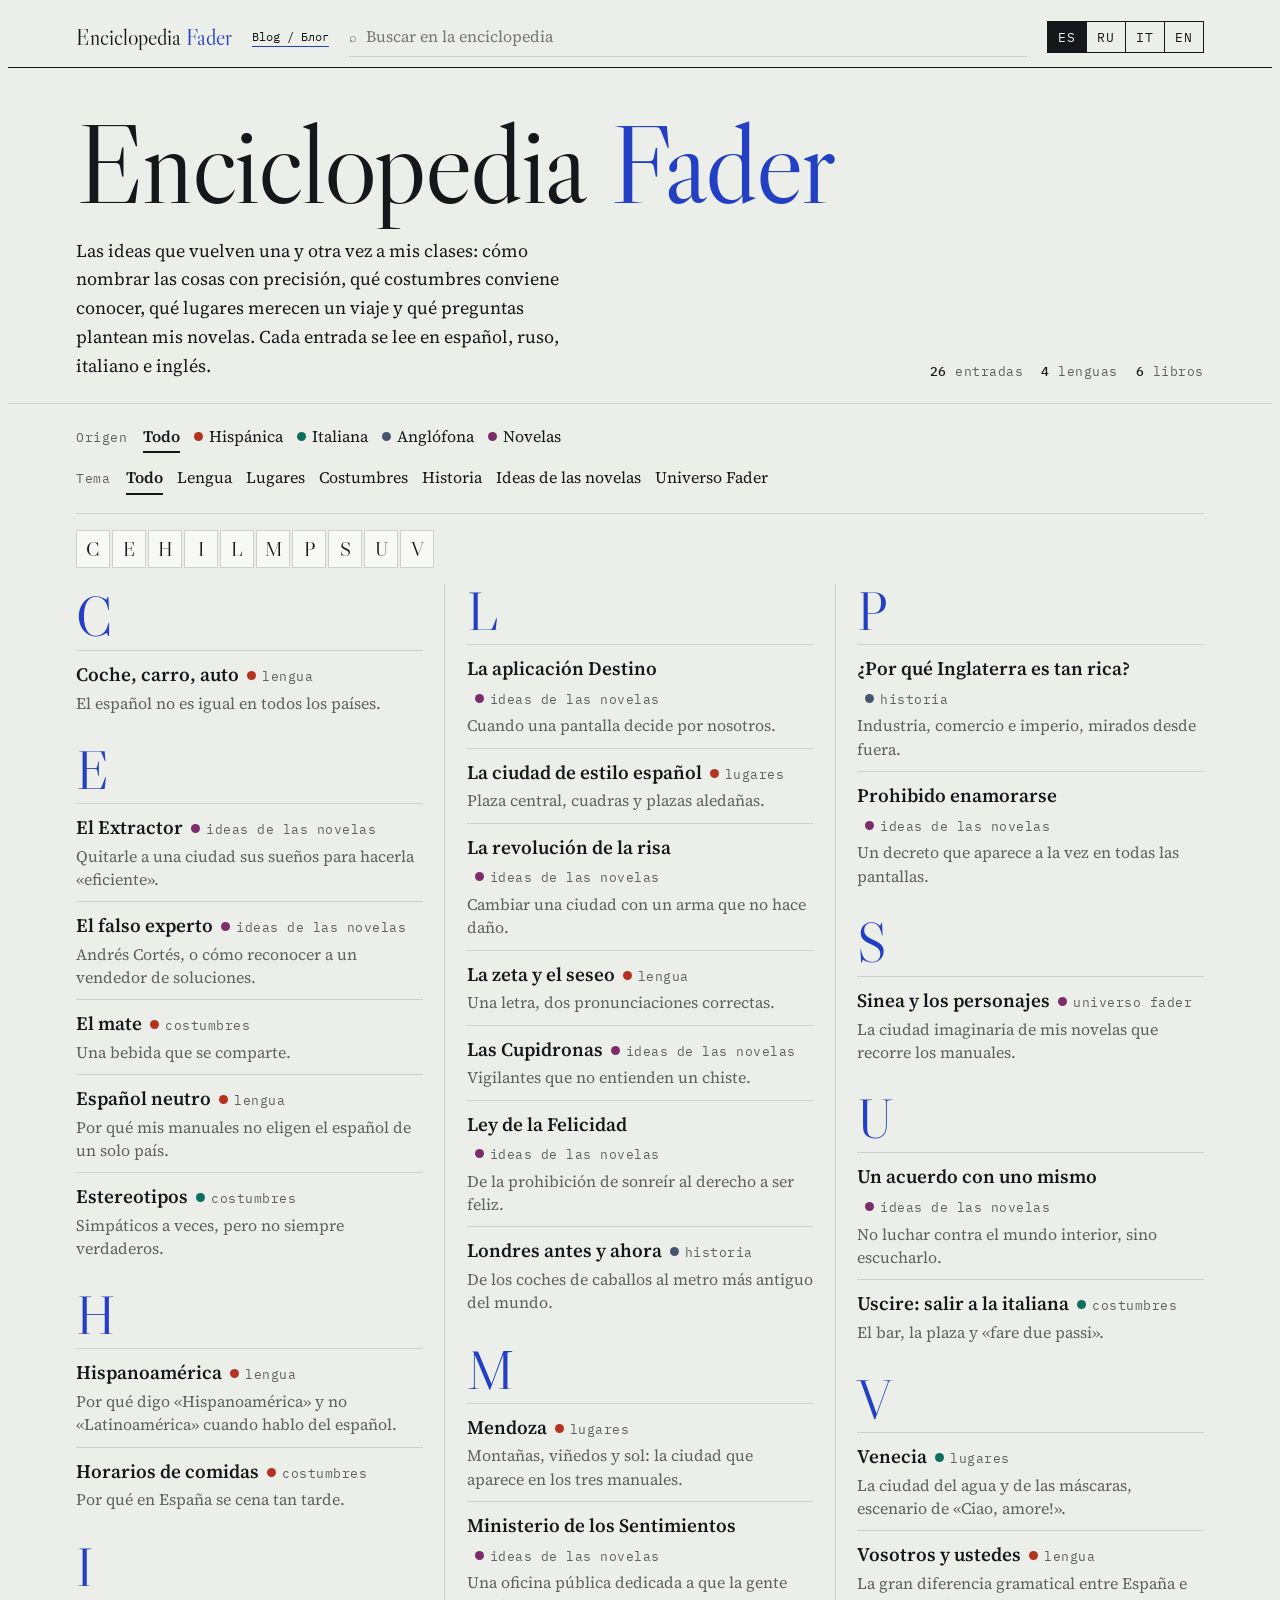
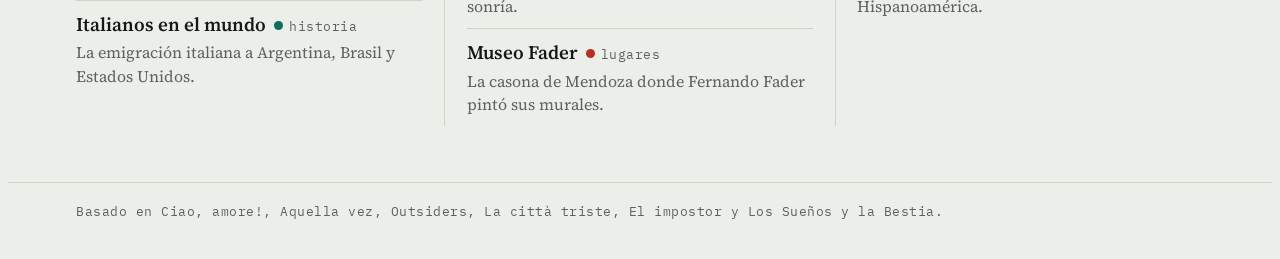
<file: index.html>
<!doctype html>
<html lang="es">
<head>
<meta charset="utf-8">
<meta name="viewport" content="width=device-width, initial-scale=1, viewport-fit=cover">
<title>Enciclopedia Fader</title>
<link rel="preconnect" href="https://fonts.googleapis.com">
<link rel="stylesheet" href="https://fonts.googleapis.com/css2?family=Libre+Caslon+Display&family=Source+Serif+4:ital,opsz,wght@0,8..60,400;0,8..60,600;1,8..60,400&family=IBM+Plex+Mono:wght@400;500&display=swap">
<style>
/* Layout: a printed dictionary — masthead, alphabet thumb-index, headwords in columns; entries open as a page with a library catalogue card beside the text */
:root{
  --paper:#eceee9; --page:#f8f9f6; --ink:#15171a; --soft:#5b635e; --line:#cdd2cb;
  --cobalt:#2340c4;
  --c-es:#b4321f; --c-it:#0c6e5c; --c-en:#46566e; --c-novela:#7b2d6b;
  --display:"Libre Caslon Display", "Bodoni 72", Didot, Georgia, serif;
  --serif:"Source Serif 4", Georgia, "Times New Roman", serif;
  --mono:"IBM Plex Mono", ui-monospace, Menlo, Consolas, monospace;
}
@media (prefers-color-scheme: dark){:root:not([data-theme="light"]){
  --paper:#111312; --page:#191c1a; --ink:#e8ebe6; --soft:#9aa39c; --line:#2e3430;
  --cobalt:#8ea2ff; --c-es:#ff8b74; --c-it:#52d1b4; --c-en:#a9b8d6; --c-novela:#e39bd4; color-scheme:dark}}
:root[data-theme="dark"]{
  --paper:#111312; --page:#191c1a; --ink:#e8ebe6; --soft:#9aa39c; --line:#2e3430;
  --cobalt:#8ea2ff; --c-es:#ff8b74; --c-it:#52d1b4; --c-en:#a9b8d6; --c-novela:#e39bd4; color-scheme:dark}
*{box-sizing:border-box}
body{background:var(--paper);color:var(--ink);font-family:var(--serif);font-size:18px;line-height:1.6;-webkit-font-smoothing:antialiased}
body::before{content:"";position:fixed;inset:0 0 auto;height:env(safe-area-inset-top,0px);z-index:10;background:var(--paper)}
a{color:var(--cobalt)}
button{font:inherit;color:inherit}
:focus-visible{outline:2px solid var(--cobalt);outline-offset:3px}
.in{max-width:1160px;margin:0 auto;padding-left:max(16px,env(safe-area-inset-left,0px));padding-right:max(16px,env(safe-area-inset-right,0px))}
.mono{font-family:var(--mono);font-size:12.5px;letter-spacing:.04em}

/* top bar */
.bar{position:sticky;top:env(safe-area-inset-top,0px);z-index:5;background:var(--paper);border-bottom:1px solid var(--ink)}
.bar .in{display:flex;align-items:center;gap:14px 20px;flex-wrap:wrap;padding-block:10px}
.word{font-family:var(--display);font-size:22px;text-decoration:none;color:var(--ink);white-space:nowrap}
.word i{color:var(--cobalt);font-style:normal}
.search{flex:1 1 220px;display:flex;align-items:center;gap:8px;border-bottom:1px solid var(--line);min-width:0}
.search span{color:var(--soft)}
.search input{flex:1;min-width:0;border:0;background:transparent;font:inherit;font-size:16px;padding:6px 0;color:var(--ink)}
.search input:focus{outline:none}
.search:focus-within{border-color:var(--cobalt)}
.langs{display:flex;border:1px solid var(--ink)}
.langs button{background:transparent;border:0;border-left:1px solid var(--ink);padding:5px 10px;cursor:pointer;font-family:var(--mono);font-size:12.5px;letter-spacing:.08em}
.langs button:first-child{border-left:0}
.langs button[aria-pressed="true"]{background:var(--ink);color:var(--paper)}

.blog-link{font-family:var(--mono);font-size:12px;color:var(--ink);text-decoration:none;border-bottom:1px solid var(--cobalt);white-space:nowrap}
.blog-link:hover{color:var(--cobalt)}

/* masthead */
.mast{padding-block:44px 22px;border-bottom:1px solid var(--line)}
.mast h1{font-family:var(--display);font-weight:400;font-size:clamp(46px,9vw,112px);line-height:.92;letter-spacing:-.02em;margin:0;text-wrap:balance}
.mast h1 em{font-style:normal;color:var(--cobalt)}
.mast .sub{display:grid;grid-template-columns:minmax(0,1.3fr) minmax(0,1fr);gap:16px 48px;margin-top:22px;align-items:end}
@media (max-width:760px){.mast .sub{grid-template-columns:minmax(0,1fr)}}
.mast p{margin:0;max-width:58ch}
.facts{display:flex;flex-wrap:wrap;gap:6px 18px;color:var(--soft);justify-content:flex-end}
@media (max-width:760px){.facts{justify-content:flex-start}}
.facts b{color:var(--ink);font-weight:500}

/* filters */
.filters{display:flex;flex-wrap:wrap;gap:10px 28px;padding-block:18px;border-bottom:1px solid var(--line);align-items:baseline}
.fgroup{display:flex;flex-wrap:wrap;gap:4px 14px;align-items:baseline}
.fgroup .lab{color:var(--soft);margin-right:2px}
.tab{background:none;border:0;padding:2px 0;cursor:pointer;border-bottom:2px solid transparent;font-size:16px}
.tab[aria-pressed="true"]{border-color:currentColor;font-weight:600}
.dot{display:inline-block;width:9px;height:9px;border-radius:50%;margin-right:6px;vertical-align:1px;background:var(--soft)}
.es .dot,.dot.es{background:var(--c-es)} .it .dot,.dot.it{background:var(--c-it)} .en .dot,.dot.en{background:var(--c-en)} .novela .dot,.dot.novela{background:var(--c-novela)}

/* thumb index */
.thumbs{display:flex;flex-wrap:wrap;gap:2px;padding-block:16px 4px}
.thumbs a{font-family:var(--display);font-size:20px;text-decoration:none;color:var(--ink);width:34px;height:38px;display:grid;place-items:center;background:var(--page);border:1px solid var(--line)}
.thumbs a:hover{background:var(--ink);color:var(--paper)}

/* dictionary listing */
.dict{columns:3 300px;column-gap:44px;column-rule:1px solid var(--line);padding-block:12px 56px}
.letter{break-inside:avoid;margin:0 0 18px}
.letter h2{font-family:var(--display);font-weight:400;font-size:54px;line-height:1;margin:6px 0 6px;color:var(--cobalt)}
.entry{display:block;width:100%;text-align:left;background:none;border:0;padding:8px 0 10px;border-top:1px solid var(--line);cursor:pointer;break-inside:avoid}
.entry .hw{font-weight:600;font-size:19px}
.entry .tag{color:var(--soft);margin-left:8px;white-space:nowrap}
.entry .def{display:block;color:var(--soft);font-size:16px;line-height:1.45;margin-top:2px}
.entry:hover .hw{color:var(--cobalt)}
.none{color:var(--soft);padding:30px 0}

/* article */
.art{padding-block:28px 64px}
.back{background:none;border:0;cursor:pointer;color:var(--soft);padding:0}
.back:hover{color:var(--cobalt)}
.art h1{font-family:var(--display);font-weight:400;font-size:clamp(40px,7vw,86px);line-height:.98;letter-spacing:-.015em;margin:18px 0 14px;text-wrap:balance;max-width:16ch}
.tr{display:flex;flex-wrap:wrap;gap:6px 22px;padding-bottom:14px;border-bottom:1px solid var(--ink)}
.tr button{background:none;border:0;padding:0;cursor:pointer;text-align:left}
.tr .l{color:var(--soft);margin-right:6px}
.tr button[aria-current="true"] .w{text-decoration:underline;text-decoration-thickness:2px;text-underline-offset:4px}
.tr .w{font-style:italic}
.meta{display:flex;flex-wrap:wrap;gap:6px 18px;color:var(--soft);padding-block:12px}
.lede{font-size:clamp(20px,2.4vw,25px);line-height:1.4;font-style:italic;margin:10px 0 26px;max-width:40ch}
.cols{display:grid;grid-template-columns:minmax(0,1fr) 300px;gap:44px;align-items:start}
@media (max-width:860px){.cols{grid-template-columns:minmax(0,1fr)}}
.text{min-width:0}
.text p,.text ul{max-width:64ch;margin:0 0 1em}
.text h2{font-family:var(--display);font-weight:400;font-size:28px;margin:1.3em 0 .35em}
.text blockquote{margin:1.2em 0;padding:0 0 0 18px;border-left:3px solid var(--cobalt);font-style:italic;max-width:58ch}
.text li{margin-bottom:.3em}

/* catalogue card */
.card{background:var(--page);border:1px solid var(--line);position:relative;padding:34px 18px 14px;
  background-image:repeating-linear-gradient(to bottom,transparent 0,transparent 31px,var(--line) 31px,var(--line) 32px);background-position:0 14px}
.card::before{content:"";position:absolute;top:10px;left:50%;width:14px;height:14px;margin-left:-7px;border-radius:50%;background:var(--paper);border:1px solid var(--line)}
.card .no{position:absolute;top:8px;right:12px;color:var(--soft)}
.card .kind{position:absolute;top:8px;left:12px}
.card dl{margin:0;display:grid;gap:0}
.card dt{color:var(--soft);line-height:32px;height:32px;font-family:var(--mono);font-size:11.5px;letter-spacing:.06em;text-transform:uppercase}
.card dd{margin:0 0 0;line-height:32px;font-size:16px}
.card .src{border-top:1px solid var(--ink);margin-top:10px;padding-top:8px;color:var(--soft);line-height:1.5}
.see{margin-top:34px;border-top:1px solid var(--line);padding-top:14px}
.see .lab{color:var(--soft);display:block;margin-bottom:6px}
.see ul{list-style:none;margin:0;padding:0;display:flex;flex-wrap:wrap;gap:6px 22px}
.see a{text-decoration:none;font-size:18px}
.see a::before{content:"→ ";color:var(--soft)}
.pager{display:grid;grid-template-columns:1fr 1fr;gap:16px;margin-top:44px;border-top:1px solid var(--ink)}
.pager button{background:none;border:0;padding:14px 0;cursor:pointer;text-align:left;min-width:0}
.pager button + button{text-align:right}
.pager .mono{color:var(--soft);display:block}
.pager .w{font-family:var(--display);font-size:24px}
.pager button:hover .w{color:var(--cobalt)}
footer{border-top:1px solid var(--line);padding-block:18px 30px;color:var(--soft)}
@media (prefers-reduced-motion:no-preference){.art{animation:rise .3s ease-out}@keyframes rise{from{transform:translateY(6px)}to{transform:none}}}
</style>
</head>
<body>
<header class="bar"><div class="in">
  <a class="word" href="#inicio" id="home">Enciclopedia <i>Fader</i></a>
  <a class="blog-link" href="blog/">Blog / Блог</a>
  <label class="search"><span class="mono" aria-hidden="true">⌕</span><input id="q" type="search" autocomplete="off"></label>
  <div class="langs" role="group" aria-label="Idioma / Language">
    <button type="button" data-l="es">ES</button><button type="button" data-l="ru">RU</button><button type="button" data-l="it">IT</button><button type="button" data-l="en">EN</button>
  </div>
</div></header>
<main id="view"></main>
<footer><div class="in mono" id="foot"></div></footer>

<script>
const UI={
 es:{brand:"Enciclopedia <i>Fader</i>",title:"Enciclopedia Fader",tag:"Conceptos culturales de Luis Fader",intro:"Las ideas que vuelven una y otra vez a mis clases: cómo nombrar las cosas con precisión, qué costumbres conviene conocer, qué lugares merecen un viaje y qué preguntas plantean mis novelas. Cada entrada se lee en español, ruso, italiano e inglés.",search:"Buscar en la enciclopedia",entries:"entradas",langs:"lenguas",books:"libros",cat:"Tema",cult:"Origen",all:"Todo",none:"Ninguna entrada coincide con la búsqueda.",back:"← Índice",card:"Ficha",src:"Fuente",see:"Véase también",prev:"Anterior",next:"Siguiente",foot:"Basado en Ciao, amore!, Aquella vez, Outsiders, La città triste, El impostor y Los Sueños y la Bestia.",
  cats:{lengua:"Lengua",lugares:"Lugares",costumbres:"Costumbres",historia:"Historia",ideas:"Ideas de las novelas",universo:"Universo Fader"},cults:{es:"Hispánica",it:"Italiana",en:"Anglófona",novela:"Novelas"},names:{es:"Español",ru:"Ruso",it:"Italiano",en:"Inglés"}},
 ru:{brand:"Энциклопедия <i>Фадера</i>",title:"Энциклопедия Фадера",tag:"Культурные понятия Луиса Фадера",intro:"Идеи, к которым я снова и снова возвращаюсь на уроках: как точно называть вещи, какие обычаи полезно знать, какие места стоят поездки и какие вопросы ставят мои романы. Каждую статью можно прочитать на испанском, русском, итальянском и английском.",search:"Поиск по энциклопедии",entries:"статей",langs:"языка",books:"книг",cat:"Тема",cult:"Источник",all:"Все",none:"Ничего не найдено.",back:"← Указатель",card:"Карточка",src:"Источник",see:"См. также",prev:"Предыдущая",next:"Следующая",foot:"На основе книг Ciao, amore!, Aquella vez, Outsiders, La città triste, El impostor и Los Sueños y la Bestia.",
  cats:{lengua:"Язык",lugares:"Места",costumbres:"Обычаи",historia:"История",ideas:"Идеи романов",universo:"Мир Фадера"},cults:{es:"Испаноязычная",it:"Итальянская",en:"Англоязычная",novela:"Романы"},names:{es:"Испанский",ru:"Русский",it:"Итальянский",en:"Английский"}},
 it:{brand:"Enciclopedia <i>Fader</i>",title:"Enciclopedia Fader",tag:"Concetti culturali di Luis Fader",intro:"Le idee che tornano sempre nelle mie lezioni: come chiamare le cose con precisione, quali usanze conviene conoscere, quali luoghi meritano un viaggio e quali domande pongono i miei romanzi. Ogni voce si legge in spagnolo, russo, italiano e inglese.",search:"Cerca nell’enciclopedia",entries:"voci",langs:"lingue",books:"libri",cat:"Tema",cult:"Origine",all:"Tutto",none:"Nessuna voce corrisponde alla ricerca.",back:"← Indice",card:"Scheda",src:"Fonte",see:"Vedi anche",prev:"Precedente",next:"Successiva",foot:"Basato su Ciao, amore!, Aquella vez, Outsiders, La città triste, El impostor e Los Sueños y la Bestia.",
  cats:{lengua:"Lingua",lugares:"Luoghi",costumbres:"Costumi",historia:"Storia",ideas:"Idee dei romanzi",universo:"Universo Fader"},cults:{es:"Ispanica",it:"Italiana",en:"Anglofona",novela:"Romanzi"},names:{es:"Spagnolo",ru:"Russo",it:"Italiano",en:"Inglese"}},
 en:{brand:"The <i>Fader</i> Encyclopedia",title:"The Fader Encyclopedia",tag:"Cultural concepts by Luis Fader",intro:"The ideas that keep coming back in my classes: how to name things precisely, which customs are worth knowing, which places deserve a trip and what questions my novels raise. Every entry can be read in Spanish, Russian, Italian and English.",search:"Search the encyclopedia",entries:"entries",langs:"languages",books:"books",cat:"Topic",cult:"Origin",all:"All",none:"No entry matches your search.",back:"← Index",card:"Card",src:"Source",see:"See also",prev:"Previous",next:"Next",foot:"Based on Ciao, amore!, Aquella vez, Outsiders, La città triste, El impostor and Los Sueños y la Bestia.",
  cats:{lengua:"Language",lugares:"Places",costumbres:"Customs",historia:"History",ideas:"Ideas from the novels",universo:"Fader universe"},cults:{es:"Hispanic",it:"Italian",en:"English-speaking",novela:"Novels"},names:{es:"Spanish",ru:"Russian",it:"Italian",en:"English"}}
};
const A=[
{id:"hispanoamerica",cat:"lengua",cult:"es",src:"Aquella vez 1 · Unidad 1, 3 y 4",see:["vosotros-ustedes","seseo","espanol-neutro"],
 box:{es:[["Abarca","Países americanos de lengua española"],["No incluye","Brasil, Haití, Guayana Francesa"],["Términos vecinos","Iberoamérica, Latinoamérica"],["Norma","Diccionario panhispánico de dudas"]],
      ru:[["Охватывает","Испаноязычные страны Америки"],["Не включает","Бразилию, Гаити, Французскую Гвиану"],["Близкие термины","Ибероамерика, Латинская Америка"],["Норма","Diccionario panhispánico de dudas"]],
      it:[["Comprende","Paesi americani di lingua spagnola"],["Non include","Brasile, Haiti, Guyana francese"],["Termini vicini","Iberoamerica, America Latina"],["Norma","Diccionario panhispánico de dudas"]],
      en:[["Covers","Spanish-speaking countries of the Americas"],["Excludes","Brazil, Haiti, French Guiana"],["Related terms","Ibero-America, Latin America"],["Standard","Diccionario panhispánico de dudas"]]},
 t:{es:{h:"Hispanoamérica",l:"Por qué digo «Hispanoamérica» y no «Latinoamérica» cuando hablo del español.",b:`<p>Cuando hablamos de la lengua española, el término preciso es <b>Hispanoamérica</b>: el conjunto de países americanos donde se habla español, de México a Argentina, más Cuba, Puerto Rico y República Dominicana.</p><p><b>Latinoamérica</b> es un concepto más amplio. Reúne a los países americanos de lenguas latinas: español, portugués y francés. Por eso incluye a Brasil y a Haití, donde no se habla español. El término nació en el siglo XIX en el ámbito francés. <b>Iberoamérica</b> suma Hispanoamérica y Brasil, y a veces también España y Portugal.</p><blockquote>La RAE recomienda usar «Hispanoamérica» para referirse solo a los países de lengua española, e «Iberoamérica» si se incluye Brasil.</blockquote><h2>En clase</h2><p>En mis manuales escribo «en España se usa vosotros; en Hispanoamérica, ustedes» o «la zeta se pronuncia como S en Hispanoamérica». Decir «en Latinoamérica» en esas frases sería incorrecto: en Brasil no se dice «ustedes» porque allí se habla portugués.</p>`},
    ru:{h:"Испанская Америка (Hispanoamérica)",l:"Почему, говоря об испанском языке, я говорю «Hispanoamérica», а не «Latinoamérica».",b:`<p>Когда речь идёт об испанском языке, точный термин — <b>Hispanoamérica</b> (Испанская Америка): страны Америки, где говорят по-испански, от Мексики до Аргентины, а также Куба, Пуэрто-Рико и Доминиканская Республика.</p><p><b>Latinoamérica</b> (Латинская Америка) — понятие шире. Оно объединяет страны Америки с романскими языками: испанским, португальским и французским. Поэтому сюда входят Бразилия и Гаити, где по-испански не говорят. Термин возник в XIX веке во французской среде. <b>Iberoamérica</b> (Ибероамерика) — это Испанская Америка плюс Бразилия, иногда также Испания и Португалия.</p><blockquote>Испанская королевская академия рекомендует говорить «Hispanoamérica», когда речь только об испаноязычных странах, и «Iberoamérica», если включается Бразилия.</blockquote><h2>На уроке</h2><p>В учебниках я пишу: «в Испании говорят vosotros, в Испанской Америке — ustedes» или «буква Z в Испанской Америке читается как S». Сказать здесь «в Латинской Америке» было бы неверно: в Бразилии не говорят «ustedes», там говорят по-португальски.</p>`},
    it:{h:"Ispanoamerica",l:"Perché quando parlo dello spagnolo dico «Ispanoamerica» e non «America Latina».",b:`<p>Quando parliamo della lingua spagnola, il termine preciso è <b>Ispanoamerica</b> (in spagnolo <i>Hispanoamérica</i>): l’insieme dei paesi americani in cui si parla spagnolo, dal Messico all’Argentina, più Cuba, Porto Rico e Repubblica Dominicana.</p><p><b>America Latina</b> è un concetto più ampio. Riunisce i paesi americani di lingue neolatine: spagnolo, portoghese e francese. Per questo include il Brasile e Haiti, dove non si parla spagnolo. Il termine nasce nell’Ottocento in ambito francese. <b>Iberoamerica</b> somma l’Ispanoamerica e il Brasile, a volte anche Spagna e Portogallo.</p><blockquote>La Real Academia Española consiglia «Hispanoamérica» per i soli paesi di lingua spagnola e «Iberoamérica» se si include il Brasile.</blockquote><h2>In classe</h2><p>Nei miei manuali scrivo «in Spagna si usa vosotros; in Ispanoamerica, ustedes». Dire qui «in America Latina» sarebbe sbagliato: in Brasile non si dice «ustedes», perché si parla portoghese.</p>`},
    en:{h:"Spanish America (Hispanoamérica)",l:"Why I say “Hispanoamérica” and not “Latin America” when talking about Spanish.",b:`<p>When we talk about the Spanish language, the precise term is <b>Hispanoamérica</b> (Spanish America): the countries of the Americas where Spanish is spoken, from Mexico to Argentina, plus Cuba, Puerto Rico and the Dominican Republic.</p><p><b>Latin America</b> is a broader idea. It groups the American countries that speak Romance languages: Spanish, Portuguese and French. That is why it includes Brazil and Haiti, where Spanish is not spoken. The term was coined in the 19th century in French circles. <b>Ibero-America</b> adds Brazil to Spanish America, and sometimes Spain and Portugal too.</p><blockquote>The Royal Spanish Academy recommends “Hispanoamérica” for the Spanish-speaking countries only, and “Iberoamérica” when Brazil is included.</blockquote><h2>In class</h2><p>In my textbooks I write “Spain uses vosotros; Spanish America uses ustedes”. Saying “Latin America” there would be wrong: nobody in Brazil says “ustedes”, because Brazilians speak Portuguese.</p>`}}},

{id:"museo-fader",cat:"lugares",cult:"es",src:"Gobierno de Mendoza",see:["mendoza","sinea"],
 box:{es:[["Nombre oficial","Museo Provincial de Bellas Artes Emiliano Guiñazú – Casa de Fader"],["Lugar","Mayor Drummond, Luján de Cuyo (Mendoza)"],["Casa","Construida en 1892"],["Murales","Fernando Fader, 1905–1906"],["Museo desde","1951"]],
      ru:[["Название","Провинциальный музей изящных искусств им. Эмилиано Гиньясу – Дом Фадера"],["Место","Майор-Драммонд, Лухан-де-Куйо (Мендоса)"],["Дом","Построен в 1892 г."],["Фрески","Фернандо Фадер, 1905–1906"],["Музей с","1951 г."]],
      it:[["Nome ufficiale","Museo Provincial de Bellas Artes Emiliano Guiñazú – Casa de Fader"],["Luogo","Mayor Drummond, Luján de Cuyo (Mendoza)"],["Casa","Costruita nel 1892"],["Murales","Fernando Fader, 1905–1906"],["Museo dal","1951"]],
      en:[["Official name","Emiliano Guiñazú Provincial Fine Arts Museum – Fader House"],["Location","Mayor Drummond, Luján de Cuyo (Mendoza)"],["House","Built in 1892"],["Murals","Fernando Fader, 1905–1906"],["Museum since","1951"]]},
 t:{es:{h:"Museo Fader",l:"La casona de Mendoza donde Fernando Fader pintó sus murales.",b:`<p>El <b>Museo Emiliano Guiñazú – Casa de Fader</b> está en Mayor Drummond, Luján de Cuyo, en la provincia de Mendoza (Argentina). Es una casona de fin del siglo XIX que el terrateniente Emiliano Guiñazú usaba como casa de verano, rodeada de un gran parque.</p><p>Entre 1905 y 1906 el pintor <b>Fernando Fader</b> decoró la casa con murales en el hall y en la piscina interior. Fader había nacido en Burdeos en 1882 y llegó a Mendoza de niño. Mientras pintaba, conoció a Adela Guiñazú, la hija del dueño, y se casó con ella.</p><p>En 1940 la viuda de Guiñazú donó la casa a la provincia. El museo abrió en 1951 y hoy conserva la colección más grande de obras de Fader. Estuvo cerrado desde 2012 por el deterioro del edificio y reabrió tras una larga restauración.</p><h2>Por qué lo menciono</h2><p>Comparto el apellido Fader, así que el museo es para mí un lugar especial. Además es un buen ejemplo para hablar de arte, inmigración europea y patrimonio en Hispanoamérica.</p>`},
    ru:{h:"Музей Фадера",l:"Усадьба в Мендосе, где Фернандо Фадер написал свои фрески.",b:`<p><b>Музей Эмилиано Гиньясу – Дом Фадера</b> находится в Майор-Драммонде (Лухан-де-Куйо, провинция Мендоса, Аргентина). Это усадьба конца XIX века с большим парком, которую землевладелец Эмилиано Гиньясу использовал как летний дом.</p><p>В 1905–1906 годах художник <b>Фернандо Фадер</b> расписал фресками холл и внутренний бассейн. Фадер родился в Бордо в 1882 году и ребёнком приехал в Мендосу. Работая в доме, он познакомился с дочерью хозяина, Аделой Гиньясу, и женился на ней.</p><p>В 1940 году вдова Гиньясу подарила дом провинции. Музей открылся в 1951 году и хранит самую большую коллекцию работ Фадера. С 2012 года он был закрыт из-за состояния здания и открылся снова после долгой реставрации.</p><h2>Почему я о нём говорю</h2><p>У меня та же фамилия — Фадер, поэтому этот музей для меня особенный. Кроме того, это хороший повод поговорить об искусстве, европейской иммиграции и культурном наследии Испанской Америки.</p>`},
    it:{h:"Museo Fader",l:"La villa di Mendoza dove Fernando Fader dipinse i suoi murales.",b:`<p>Il <b>Museo Emiliano Guiñazú – Casa de Fader</b> si trova a Mayor Drummond, Luján de Cuyo, nella provincia di Mendoza (Argentina). È una villa di fine Ottocento, circondata da un grande parco, che il proprietario terriero Emiliano Guiñazú usava come casa estiva.</p><p>Tra il 1905 e il 1906 il pittore <b>Fernando Fader</b> decorò l’atrio e la piscina interna con dei murales. Fader era nato a Bordeaux nel 1882 ed era arrivato a Mendoza da bambino. Mentre dipingeva conobbe Adela Guiñazú, la figlia del proprietario, e la sposò.</p><p>Nel 1940 la vedova di Guiñazú donò la casa alla provincia. Il museo aprì nel 1951 e oggi conserva la più grande collezione di opere di Fader. Chiuso dal 2012 per il degrado dell’edificio, ha riaperto dopo un lungo restauro.</p><h2>Perché lo cito</h2><p>Porto anch’io il cognome Fader, quindi per me è un luogo speciale. È anche un buon esempio per parlare di arte, emigrazione europea e patrimonio in Ispanoamerica.</p>`},
    en:{h:"Fader Museum",l:"The Mendoza mansion where Fernando Fader painted his murals.",b:`<p>The <b>Emiliano Guiñazú Museum – Fader House</b> is in Mayor Drummond, Luján de Cuyo, in the province of Mendoza, Argentina. It is a late-19th-century mansion with a large park, which the landowner Emiliano Guiñazú used as a summer house.</p><p>In 1905–1906 the painter <b>Fernando Fader</b> decorated the hall and the indoor pool with murals. Fader was born in Bordeaux in 1882 and came to Mendoza as a child. While working there he met the owner’s daughter, Adela Guiñazú, and married her.</p><p>In 1940 Guiñazú’s widow donated the house to the province. The museum opened in 1951 and holds the largest collection of Fader’s work. It was closed from 2012 because of the state of the building and reopened after a long restoration.</p><h2>Why I mention it</h2><p>I share the surname Fader, so the museum is special to me. It is also a good way into art, European immigration and heritage in Spanish America.</p>`}}},

{id:"mendoza",cat:"lugares",cult:"es",src:"Ciao, amore! A1 · Unità 2; Outsiders · Unit 10",see:["museo-fader","italiani-nel-mondo"],
 box:{es:[["País","Argentina"],["Paisaje","Cordillera de los Andes, viñedos"],["Vino","Malbec"],["En los manuales","Ciudad natal de Roberto y de Luciano"]],ru:[["Страна","Аргентина"],["Пейзаж","Анды, виноградники"],["Вино","Мальбек"],["В учебниках","Родной город Роберто и Лучано"]],it:[["Paese","Argentina"],["Paesaggio","Cordigliera delle Ande, vigneti"],["Vino","Malbec"],["Nei manuali","Città natale di Roberto e Luciano"]],en:[["Country","Argentina"],["Landscape","The Andes, vineyards"],["Wine","Malbec"],["In the textbooks","Home town of Roberto and Luciano"]]},
 t:{es:{h:"Mendoza",l:"Montañas, viñedos y sol: la ciudad que aparece en los tres manuales.",b:`<p>Mendoza está al oeste de Argentina, al pie de la cordillera de los Andes. Cerca está el Aconcagua, la montaña más alta de América. La región es famosa por sus viñedos y por el vino <b>Malbec</b>.</p><p>Es una ciudad seca y luminosa, con mucho sol, plazas, parques y acequias en las calles. En el manual de italiano Roberto la resume así: Venecia es mágica, Roma es antigua y Mendoza es luminosa.</p><p>En <i>Outsiders</i>, Luciano compara Mendoza con Londres: es más pequeña, más tranquila, más soleada y más seca, y las montañas están mucho más cerca.</p>`},
    ru:{h:"Мендоса",l:"Горы, виноградники и солнце: город, который есть во всех трёх учебниках.",b:`<p>Мендоса находится на западе Аргентины, у подножия Анд. Рядом — Аконкагуа, самая высокая гора Америки. Регион знаменит виноградниками и вином <b>мальбек</b>.</p><p>Это сухой и светлый город: много солнца, площадей, парков и оросительных канавок вдоль улиц. В учебнике итальянского Роберто говорит: Венеция волшебная, Рим древний, а Мендоса светлая.</p><p>В <i>Outsiders</i> Лучано сравнивает Мендосу с Лондоном: она меньше, тише, солнечнее и суше, а горы гораздо ближе.</p>`},
    it:{h:"Mendoza",l:"Montagne, vigneti e sole: la città che compare in tutti e tre i manuali.",b:`<p>Mendoza si trova nell’ovest dell’Argentina, ai piedi della Cordigliera delle Ande. Vicino c’è l’Aconcagua, la montagna più alta d’America. La regione è famosa per i vigneti e per il vino <b>Malbec</b>.</p><p>È una città secca e luminosa, con molto sole, piazze, parchi e canaletti d’irrigazione lungo le strade. Nel manuale d’italiano Roberto la riassume così: Venezia è magica, Roma è antica e Mendoza è luminosa.</p><p>In <i>Outsiders</i> Luciano confronta Mendoza con Londra: è più piccola, più tranquilla, più soleggiata e più secca, e le montagne sono molto più vicine.</p>`},
    en:{h:"Mendoza",l:"Mountains, vineyards and sun: the city that appears in all three textbooks.",b:`<p>Mendoza lies in western Argentina, at the foot of the Andes. Aconcagua, the highest mountain in the Americas, is nearby. The region is famous for its vineyards and its <b>Malbec</b> wine.</p><p>It is a dry, bright city with lots of sun, squares, parks and irrigation channels along the streets. In the Italian textbook Roberto sums it up: Venice is magical, Rome is ancient and Mendoza is bright.</p><p>In <i>Outsiders</i>, Luciano compares Mendoza with London: it is smaller, quieter, sunnier and drier, and the mountains are much closer.</p>`}}},

{id:"espanol-neutro",cat:"lengua",cult:"es",src:"Aquella vez 1 · Prólogo",see:["hispanoamerica","lexico"],
 box:{es:[["Qué es","Una variedad sin marcas locales fuertes"],["Para qué","Que todo estudiante se sienta cómodo"]],ru:[["Что это","Вариант без ярких местных черт"],["Зачем","Чтобы любому ученику было удобно"]],it:[["Che cos’è","Una varietà senza tratti locali forti"],["A che serve","Far sentire a suo agio ogni studente"]],en:[["What it is","A variety without strong local features"],["Purpose","Every learner can feel at home"]]},
 t:{es:{h:"Español neutro",l:"Por qué mis manuales no eligen el español de un solo país.",b:`<p>El español se habla en más de veinte países y en cada uno hay diferencias de vocabulario, pronunciación y gramática. En <i>Aquella vez</i> elegí un <b>español neutro</b>: frases que se entienden en Madrid, en Ciudad de México y en Buenos Aires.</p><p>Neutro no significa artificial. Explico las diferencias cuando aparecen (vosotros y ustedes, coche y auto, la pronunciación de la zeta), para que el estudiante sepa que existen y pueda elegir su variante preferida.</p>`},
    ru:{h:"Нейтральный испанский",l:"Почему мои учебники не выбирают испанский одной страны.",b:`<p>На испанском говорят больше чем в двадцати странах, и в каждой есть различия в лексике, произношении и грамматике. В <i>Aquella vez</i> я выбрал <b>нейтральный испанский</b>: фразы, понятные и в Мадриде, и в Мехико, и в Буэнос-Айресе.</p><p>Нейтральный не значит искусственный. Я объясняю различия, когда они встречаются (vosotros и ustedes, coche и auto, произношение Z), чтобы ученик знал о них и мог выбрать свой вариант.</p>`},
    it:{h:"Spagnolo neutro",l:"Perché i miei manuali non scelgono lo spagnolo di un solo paese.",b:`<p>Lo spagnolo si parla in più di venti paesi e ognuno ha differenze di lessico, pronuncia e grammatica. In <i>Aquella vez</i> ho scelto uno <b>spagnolo neutro</b>: frasi che si capiscono a Madrid, a Città del Messico e a Buenos Aires.</p><p>Neutro non vuol dire artificiale. Spiego le differenze quando compaiono (vosotros e ustedes, coche e auto, la pronuncia della zeta), così lo studente sa che esistono e può scegliere la sua variante.</p>`},
    en:{h:"Neutral Spanish",l:"Why my textbooks don’t pick the Spanish of a single country.",b:`<p>Spanish is spoken in more than twenty countries, each with differences in vocabulary, pronunciation and grammar. In <i>Aquella vez</i> I chose a <b>neutral Spanish</b>: sentences understood in Madrid, Mexico City and Buenos Aires alike.</p><p>Neutral does not mean artificial. I explain the differences as they come up (vosotros and ustedes, coche and auto, how to say Z) so learners know they exist and can choose their preferred variety.</p>`}}},

{id:"vosotros-ustedes",cat:"lengua",cult:"es",src:"Aquella vez 1 · Unidad 1 y 3",see:["hispanoamerica","seseo"],
 box:{es:[["España","vosotros (informal) · ustedes (formal)"],["Hispanoamérica","ustedes para todo plural"]],ru:[["Испания","vosotros (на «ты») · ustedes (вежливо)"],["Испанская Америка","ustedes для любого множественного"]],it:[["Spagna","vosotros (informale) · ustedes (formale)"],["Ispanoamerica","ustedes per ogni plurale"]],en:[["Spain","vosotros (informal) · ustedes (formal)"],["Spanish America","ustedes for every plural"]]},
 t:{es:{h:"Vosotros y ustedes",l:"La gran diferencia gramatical entre España e Hispanoamérica.",b:`<p>En España, para hablar con dos o más amigos se usa <b>vosotros</b>: «¿Vosotros sois de Madrid?». <b>Ustedes</b> queda para situaciones formales.</p><p>En Hispanoamérica, <b>ustedes</b> se usa siempre para varias personas, con amigos o con desconocidos: «¿Ustedes son de Lima?». Vosotros prácticamente no se usa.</p><h2>Usted</h2><p>Con una sola persona, <b>usted</b> es la forma de respeto: con una persona mayor, con un profesor, en una tienda o en una entrevista.</p>`},
    ru:{h:"Vosotros и ustedes",l:"Главное грамматическое различие между Испанией и Испанской Америкой.",b:`<p>В Испании к двум и более друзьям обращаются <b>vosotros</b>: «¿Vosotros sois de Madrid?». <b>Ustedes</b> используют в официальной обстановке.</p><p>В Испанской Америке для нескольких людей всегда говорят <b>ustedes</b>, и с друзьями, и с незнакомыми: «¿Ustedes son de Lima?». Vosotros там почти не употребляют.</p><h2>Usted</h2><p>К одному человеку вежливо обращаются <b>usted</b>, как русское «вы»: к пожилому человеку, к преподавателю, в магазине или на собеседовании.</p>`},
    it:{h:"Vosotros e ustedes",l:"La grande differenza grammaticale tra Spagna e Ispanoamerica.",b:`<p>In Spagna, per parlare con due o più amici si usa <b>vosotros</b>, come il nostro «voi»: «¿Vosotros sois de Madrid?». <b>Ustedes</b> resta per le situazioni formali.</p><p>In Ispanoamerica si usa sempre <b>ustedes</b> per più persone, con amici o sconosciuti: «¿Ustedes son de Lima?». Vosotros praticamente non si usa.</p><h2>Usted</h2><p>Con una sola persona, <b>usted</b> è la forma di cortesia, come il nostro «Lei»: con una persona anziana, un professore, in un negozio.</p>`},
    en:{h:"Vosotros and ustedes",l:"The big grammar difference between Spain and Spanish America.",b:`<p>In Spain, you use <b>vosotros</b> to talk to two or more friends: “¿Vosotros sois de Madrid?”. <b>Ustedes</b> is kept for formal situations.</p><p>In Spanish America, <b>ustedes</b> is always used for several people, friends or strangers: “¿Ustedes son de Lima?”. Vosotros is practically never heard.</p><h2>Usted</h2><p>With one person, <b>usted</b> is the polite form: with an older person, a teacher, in a shop or at an interview.</p>`}}},

{id:"seseo",cat:"lengua",cult:"es",src:"Aquella vez 1 · Unidad 1 (El abecedario)",see:["vosotros-ustedes","hispanoamerica"],
 box:{es:[["Zeta en España","Como TH inglesa (zapato)"],["Zeta en Hispanoamérica","Como S (sapato)"],["Afecta a","z, y c ante e, i"]],ru:[["Z в Испании","Как английское TH"],["Z в Испанской Америке","Как S"],["Касается","z, а также c перед e, i"]],it:[["Zeta in Spagna","Come la TH inglese"],["Zeta in Ispanoamerica","Come una S"],["Riguarda","z, e c davanti a e, i"]],en:[["Z in Spain","Like English TH"],["Z in Spanish America","Like S"],["Applies to","z, and c before e, i"]]},
 t:{es:{h:"La zeta y el seseo",l:"Una letra, dos pronunciaciones correctas.",b:`<p>En gran parte de España la <b>z</b> (y la <b>c</b> ante e, i) se pronuncia con la lengua entre los dientes, como la TH del inglés <i>think</i>: <i>zapato, cena, cielo</i>.</p><p>En Hispanoamérica, en Canarias y en partes de Andalucía esas letras suenan como <b>S</b>. Este fenómeno se llama <b>seseo</b>, y por eso <i>casa</i> y <i>caza</i> suenan igual.</p><p>Las dos pronunciaciones son correctas. Lo importante es elegir una y ser coherente.</p>`},
    ru:{h:"Буква Z и сесео",l:"Одна буква, два правильных произношения.",b:`<p>В большей части Испании <b>z</b> (и <b>c</b> перед e, i) произносится с языком между зубами, как английское TH в <i>think</i>: <i>zapato, cena, cielo</i>.</p><p>В Испанской Америке, на Канарах и в части Андалусии эти буквы звучат как <b>S</b>. Это явление называется <b>сесео</b> (seseo), поэтому <i>casa</i> («дом») и <i>caza</i> («охота») звучат одинаково.</p><p>Оба варианта правильные. Важно выбрать один и придерживаться его.</p>`},
    it:{h:"La zeta e il seseo",l:"Una lettera, due pronunce corrette.",b:`<p>In gran parte della Spagna la <b>z</b> (e la <b>c</b> davanti a e, i) si pronuncia con la lingua tra i denti, come la TH dell’inglese <i>think</i>: <i>zapato, cena, cielo</i>.</p><p>In Ispanoamerica, nelle Canarie e in parte dell’Andalusia queste lettere suonano come una <b>S</b>. Il fenomeno si chiama <b>seseo</b>: per questo <i>casa</i> e <i>caza</i> («caccia») suonano uguali.</p><p>Entrambe le pronunce sono corrette. L’importante è sceglierne una ed essere coerenti. Attenzione: la zeta spagnola non suona mai come la z italiana di <i>pizza</i>.</p>`},
    en:{h:"The letter Z and seseo",l:"One letter, two correct pronunciations.",b:`<p>In most of Spain, <b>z</b> (and <b>c</b> before e, i) is said with the tongue between the teeth, like the TH in <i>think</i>: <i>zapato, cena, cielo</i>.</p><p>In Spanish America, the Canary Islands and parts of Andalusia these letters sound like <b>S</b>. This is called <b>seseo</b>, which is why <i>casa</i> (house) and <i>caza</i> (hunting) sound the same.</p><p>Both are correct. What matters is choosing one and being consistent.</p>`}}},

{id:"lexico",cat:"lengua",cult:"es",src:"Aquella vez 1 · Unidad 1",see:["espanol-neutro","hispanoamerica"],
 box:{es:[["España","coche"],["México","carro"],["Argentina","auto"]],ru:[["Испания","coche"],["Мексика","carro"],["Аргентина","auto"]],it:[["Spagna","coche"],["Messico","carro"],["Argentina","auto"]],en:[["Spain","coche"],["Mexico","carro"],["Argentina","auto"]]},
 t:{es:{h:"Coche, carro, auto",l:"El español no es igual en todos los países.",b:`<p>Una misma cosa puede tener nombres distintos según el país. El ejemplo clásico es el automóvil: <b>coche</b> en España, <b>carro</b> en México y <b>auto</b> en Argentina.</p><p>Pasa lo mismo con muchas palabras de la vida diaria: <i>ordenador</i> y <i>computadora</i>, <i>móvil</i> y <i>celular</i>, <i>zumo</i> y <i>jugo</i>, <i>patata</i> y <i>papa</i>, <i>mantequilla</i> y <i>manteca</i>. En mis manuales aparecen las dos formas para que el estudiante entienda a todos.</p>`},
    ru:{h:"Coche, carro, auto",l:"Испанский звучит по-разному в разных странах.",b:`<p>Одна и та же вещь может называться по-разному в зависимости от страны. Классический пример — машина: <b>coche</b> в Испании, <b>carro</b> в Мексике и <b>auto</b> в Аргентине.</p><p>Так же с многими бытовыми словами: <i>ordenador</i> и <i>computadora</i> (компьютер), <i>móvil</i> и <i>celular</i> (мобильный), <i>zumo</i> и <i>jugo</i> (сок), <i>patata</i> и <i>papa</i> (картофель). В учебниках я даю оба варианта, чтобы ученик понимал всех.</p>`},
    it:{h:"Coche, carro, auto",l:"Lo spagnolo non è uguale in tutti i paesi.",b:`<p>La stessa cosa può avere nomi diversi a seconda del paese. L’esempio classico è l’automobile: <b>coche</b> in Spagna, <b>carro</b> in Messico e <b>auto</b> in Argentina.</p><p>Succede con molte parole quotidiane: <i>ordenador</i> e <i>computadora</i> (computer), <i>móvil</i> e <i>celular</i> (cellulare), <i>zumo</i> e <i>jugo</i> (succo), <i>patata</i> e <i>papa</i>. Nei miei manuali compaiono entrambe le forme.</p>`},
    en:{h:"Coche, carro, auto",l:"Spanish is not the same in every country.",b:`<p>The same thing can have different names depending on the country. The classic example is the car: <b>coche</b> in Spain, <b>carro</b> in Mexico and <b>auto</b> in Argentina.</p><p>The same happens with many everyday words: <i>ordenador</i> and <i>computadora</i> (computer), <i>móvil</i> and <i>celular</i> (mobile phone), <i>zumo</i> and <i>jugo</i> (juice), <i>patata</i> and <i>papa</i> (potato). My textbooks give both forms so learners understand everyone.</p>`}}},

{id:"horarios",cat:"costumbres",cult:"es",src:"Aquella vez 1 · Unidad 2 y 3",see:["mate","ciudad-hispana"],
 box:{es:[["Almuerzo en España","13:30–15:30"],["Almuerzo en Hispanoamérica","12:00–14:00"],["Cena en España","21:00–23:00"],["Cena en Hispanoamérica","19:00–21:00"],["Merienda","España, Argentina, Uruguay"]],ru:[["Обед в Испании","13:30–15:30"],["Обед в Исп. Америке","12:00–14:00"],["Ужин в Испании","21:00–23:00"],["Ужин в Исп. Америке","19:00–21:00"],["Полдник","Испания, Аргентина, Уругвай"]],it:[["Pranzo in Spagna","13:30–15:30"],["Pranzo in Ispanoamerica","12:00–14:00"],["Cena in Spagna","21:00–23:00"],["Cena in Ispanoamerica","19:00–21:00"],["Merienda","Spagna, Argentina, Uruguay"]],en:[["Lunch in Spain","13:30–15:30"],["Lunch in Spanish America","12:00–14:00"],["Dinner in Spain","21:00–23:00"],["Dinner in Spanish America","19:00–21:00"],["Merienda","Spain, Argentina, Uruguay"]]},
 t:{es:{h:"Horarios de comidas",l:"Por qué en España se cena tan tarde.",b:`<p>En el mundo hispanohablante se come a horas diferentes. En <b>España</b> se almuerza tarde, entre las 13:30 y las 15:30, y se cena muy tarde, entre las 21:00 y las 23:00. En <b>Hispanoamérica</b> se almuerza entre las 12:00 y las 14:00 y se cena antes, entre las 19:00 y las 21:00.</p><p>Una razón es el reloj: España usa el horario de Europa Central, aunque geográficamente le correspondería otro. Por eso el sol se pone tarde y en verano se cena con luz.</p><h2>La merienda</h2><p>En España, Argentina y Uruguay es común la <b>merienda</b>, entre las 17:00 y las 19:00: café, té o leche con galletas o un bocadillo. En México o Colombia no es tan habitual.</p>`},
    ru:{h:"Время приёма пищи",l:"Почему в Испании ужинают так поздно.",b:`<p>В испаноязычном мире едят в разное время. В <b>Испании</b> обедают поздно, с 13:30 до 15:30, а ужинают очень поздно, с 21:00 до 23:00. В <b>Испанской Америке</b> обедают с 12:00 до 14:00, а ужинают раньше, с 19:00 до 21:00.</p><p>Одна из причин — часы: Испания живёт по центральноевропейскому времени, хотя географически ей подходит другое. Поэтому солнце садится поздно, и летом ужинают ещё при свете.</p><h2>Полдник (merienda)</h2><p>В Испании, Аргентине и Уругвае принят <b>полдник</b> между 17:00 и 19:00: кофе, чай или молоко с печеньем или бутербродом. В Мексике и Колумбии это не так распространено.</p>`},
    it:{h:"Orari dei pasti",l:"Perché in Spagna si cena così tardi.",b:`<p>Nel mondo ispanofono si mangia a orari diversi. In <b>Spagna</b> si pranza tardi, tra le 13:30 e le 15:30, e si cena molto tardi, tra le 21:00 e le 23:00. In <b>Ispanoamerica</b> si pranza tra le 12:00 e le 14:00 e si cena prima, tra le 19:00 e le 21:00.</p><p>Una ragione è l’orologio: la Spagna usa il fuso dell’Europa centrale, anche se geograficamente gliene spetterebbe un altro. Per questo il sole tramonta tardi e d’estate si cena con la luce.</p><h2>La merienda</h2><p>In Spagna, Argentina e Uruguay è comune la <b>merienda</b>, una merenda tra le 17:00 e le 19:00: caffè, tè o latte con biscotti o un panino.</p>`},
    en:{h:"Mealtimes",l:"Why people in Spain have dinner so late.",b:`<p>Spanish speakers eat at different times. In <b>Spain</b> lunch is late, between 13:30 and 15:30, and dinner is very late, between 21:00 and 23:00. In <b>Spanish America</b> lunch is between 12:00 and 14:00 and dinner earlier, between 19:00 and 21:00.</p><p>One reason is the clock: Spain uses Central European Time, although geography would suggest another zone. So the sun sets late, and in summer people have dinner in daylight.</p><h2>Merienda</h2><p>In Spain, Argentina and Uruguay the <b>merienda</b> is common between 17:00 and 19:00: coffee, tea or milk with biscuits or a sandwich. It is less usual in Mexico or Colombia.</p>`}}},

{id:"ciudad-hispana",cat:"lugares",cult:"es",src:"Aquella vez 1 · Unidad 4",see:["horarios","sinea"],
 box:{es:[["Centro","Plaza central"],["Cerca","Iglesia, casa de gobierno, cabildo"],["Unidad de medida","La cuadra"],["Plano","Calles rectas, en damero"]],ru:[["Центр","Главная площадь"],["Рядом","Церковь, здание правительства"],["Мера расстояния","Квартал (cuadra)"],["План","Прямые улицы, шахматная сетка"]],it:[["Centro","Piazza centrale"],["Vicino","Chiesa, palazzo del governo"],["Unità di misura","La cuadra (isolato)"],["Pianta","Strade dritte, a scacchiera"]],en:[["Centre","Main square"],["Nearby","Church, government house"],["Unit of distance","The cuadra (block)"],["Plan","Straight streets in a grid"]]},
 t:{es:{h:"La ciudad de estilo español",l:"Plaza central, cuadras y plazas aledañas.",b:`<p>Muchas ciudades de Hispanoamérica siguen un modelo que trajeron los españoles. Primero se elegía el lugar de la <b>plaza central</b>, el corazón de la ciudad. Alrededor se ponían la iglesia, la casa de gobierno y el mercado, y después se trazaban calles rectas y ordenadas.</p><p>Las calles forman <b>cuadras</b>: el tramo de calle entre dos esquinas. Por eso en Hispanoamérica se dan direcciones así: «el mercado está a dos cuadras de la plaza». Las plazas pequeñas cercanas se llaman <b>plazas aledañas</b>.</p>`},
    ru:{h:"Город испанского типа",l:"Главная площадь, кварталы и соседние площади.",b:`<p>Многие города Испанской Америки построены по модели, привезённой испанцами. Сначала выбирали место для <b>главной площади</b> — сердца города. Вокруг ставили церковь, здание правительства и рынок, а потом прокладывали прямые улицы.</p><p>Улицы образуют <b>cuadras</b> — отрезки улицы между двумя перекрёстками. Поэтому дорогу объясняют так: «рынок в двух кварталах от площади». Небольшие площади поблизости называют <b>plazas aledañas</b>.</p>`},
    it:{h:"La città di stile spagnolo",l:"Piazza centrale, cuadras e piazze vicine.",b:`<p>Molte città dell’Ispanoamerica seguono un modello portato dagli spagnoli. Prima si sceglieva il luogo della <b>piazza centrale</b>, il cuore della città. Intorno si mettevano la chiesa, il palazzo del governo e il mercato, poi si tracciavano strade dritte e ordinate.</p><p>Le strade formano <b>cuadras</b>: il tratto di strada tra due incroci. Per questo si danno indicazioni così: «il mercato è a due cuadras dalla piazza». Le piazzette vicine si chiamano <b>plazas aledañas</b>.</p>`},
    en:{h:"The Spanish-style city",l:"Main square, blocks and neighbouring squares.",b:`<p>Many cities in Spanish America follow a model brought by the Spanish. First they chose the site of the <b>main square</b>, the heart of the city. The church, the government house and the market went around it, then straight, orderly streets were laid out.</p><p>The streets form <b>cuadras</b>: the stretch of street between two corners. So directions sound like this: “the market is two cuadras from the square”. Small squares nearby are called <b>plazas aledañas</b>.</p>`}}},

{id:"mate",cat:"costumbres",cult:"es",src:"Aquella vez 1 · Unidad 1 y 5",see:["horarios","mendoza"],
 box:{es:[["Qué es","Infusión de yerba mate"],["Dónde","Argentina, Uruguay, Paraguay, sur de Brasil"],["Se toma con","Mate (recipiente) y bombilla"]],ru:[["Что это","Настой из листьев йерба-мате"],["Где","Аргентина, Уругвай, Парагвай, юг Бразилии"],["Пьют из","Калебасы через бомбилью"]],it:[["Che cos’è","Infuso di yerba mate"],["Dove","Argentina, Uruguay, Paraguay, sud del Brasile"],["Si beve con","Mate (recipiente) e bombilla"]],en:[["What it is","An infusion of yerba mate"],["Where","Argentina, Uruguay, Paraguay, southern Brazil"],["Drunk with","A gourd and a bombilla straw"]]},
 t:{es:{h:"El mate",l:"Una bebida que se comparte.",b:`<p>El <b>mate</b> es una infusión de hojas de yerba mate que se toma en un recipiente, también llamado mate, con una bombilla metálica. Es muy popular en Argentina, Uruguay y Paraguay.</p><p>Lo importante es que <b>se comparte</b>: una persona, el cebador, prepara el mate y lo pasa a cada uno del grupo, que lo toma y lo devuelve. Tomar mate con alguien es una forma de conversar, de pasar tiempo juntos y de dar la bienvenida.</p>`},
    ru:{h:"Мате",l:"Напиток, которым делятся.",b:`<p><b>Мате</b> — настой из листьев йерба-мате. Его пьют из сосуда, который тоже называется мате, через металлическую трубочку бомбилью. Он очень популярен в Аргентине, Уругвае и Парагвае.</p><p>Главное, что мате <b>пьют вместе</b>: один человек готовит его и по очереди передаёт каждому, тот выпивает и возвращает. Пить мате с кем-то — значит разговаривать, проводить время вместе и принимать гостя.</p>`},
    it:{h:"Il mate",l:"Una bevanda che si condivide.",b:`<p>Il <b>mate</b> è un infuso di foglie di yerba mate che si beve in un recipiente, anch’esso chiamato mate, con una cannuccia metallica, la bombilla. È molto diffuso in Argentina, Uruguay e Paraguay.</p><p>L’essenziale è che <b>si condivide</b>: una persona prepara il mate e lo passa a ciascuno del gruppo, che lo beve e lo restituisce. Bere un mate con qualcuno vuol dire chiacchierare, stare insieme e accogliere.</p>`},
    en:{h:"Mate",l:"A drink you share.",b:`<p><b>Mate</b> is an infusion of yerba mate leaves, drunk from a gourd (also called a mate) through a metal straw, the bombilla. It is very popular in Argentina, Uruguay and Paraguay.</p><p>The key thing is that <b>it is shared</b>: one person prepares the mate and passes it to each person in the group, who drinks and hands it back. Sharing mate means talking, spending time together and welcoming someone.</p>`}}},

{id:"italiani-nel-mondo",cat:"historia",cult:"it",src:"Ciao, amore! A1 · Unità 2",see:["mendoza","stereotipi"],
 box:{es:[["Destinos principales","Argentina, Brasil, Estados Unidos"],["Qué buscaban","Trabajo, pan, futuro"],["Huella","Apellidos, recetas, palabras"]],ru:[["Основные страны","Аргентина, Бразилия, США"],["Что искали","Работу, хлеб, будущее"],["След","Фамилии, рецепты, слова"]],it:[["Mete principali","Argentina, Brasile, Stati Uniti"],["Cosa cercavano","Lavoro, pane, futuro"],["Traccia","Cognomi, ricette, parole"]],en:[["Main destinations","Argentina, Brazil, United States"],["What they sought","Work, bread, a future"],["Legacy","Surnames, recipes, words"]]},
 t:{es:{h:"Italianos en el mundo",l:"La emigración italiana a Argentina, Brasil y Estados Unidos.",b:`<p>Entre fines del siglo XIX y mediados del XX, millones de italianos dejaron su país en busca de trabajo y de una vida nueva. Tres destinos fueron especialmente importantes: <b>Argentina</b>, <b>Brasil</b> y <b>Estados Unidos</b>.</p><p>En Argentina, y sobre todo en Buenos Aires, la huella es enorme: apellidos, ñoquis del 29, palabras del lunfardo y una forma de hablar con mucha entonación italiana. En Brasil el italiano se mezcló con el portugués, sobre todo en el sur y el sudeste. En Estados Unidos nacieron comunidades italoamericanas en Nueva York, Chicago, Boston o Filadelfia.</p><p>La cultura italiana en el mundo no es una copia de Italia: es una cultura viva, mezclada con otras lenguas.</p>`},
    ru:{h:"Итальянцы в мире",l:"Итальянская эмиграция в Аргентину, Бразилию и США.",b:`<p>С конца XIX до середины XX века миллионы итальянцев уехали из страны в поисках работы и новой жизни. Три направления были особенно важны: <b>Аргентина</b>, <b>Бразилия</b> и <b>США</b>.</p><p>В Аргентине, особенно в Буэнос-Айресе, итальянский след огромен: фамилии, ньокки 29-го числа, слова жаргона лунфардо и интонация, очень похожая на итальянскую. В Бразилии итальянский смешался с португальским, прежде всего на юге и юго-востоке. В США появились итало-американские общины в Нью-Йорке, Чикаго, Бостоне и Филадельфии.</p><p>Итальянская культура в мире — не копия Италии, а живая культура, смешанная с другими языками.</p>`},
    it:{h:"Italiani nel mondo",l:"L’emigrazione italiana in Argentina, Brasile e Stati Uniti.",b:`<p>Tra la fine dell’Ottocento e la metà del Novecento milioni di italiani lasciarono il loro paese in cerca di lavoro, pane e futuro. Tre mete furono molto importanti: l’<b>Argentina</b>, il <b>Brasile</b> e gli <b>Stati Uniti</b>.</p><p>In Argentina, soprattutto a Buenos Aires, la traccia è enorme: cognomi, gli gnocchi del 29, parole del lunfardo e un’intonazione molto italiana. In Brasile l’italiano incontrò il portoghese, soprattutto nel sud e nel sud-est. Negli Stati Uniti nacquero comunità italoamericane a New York, Chicago, Boston e Filadelfia.</p><p>La cultura italiana nel mondo non è una copia dell’Italia: è una cultura viva, mescolata con altre lingue.</p>`},
    en:{h:"Italians around the world",l:"Italian emigration to Argentina, Brazil and the United States.",b:`<p>Between the late 19th and mid-20th centuries, millions of Italians left their country looking for work and a new life. Three destinations mattered most: <b>Argentina</b>, <b>Brazil</b> and the <b>United States</b>.</p><p>In Argentina, especially Buenos Aires, the mark is huge: surnames, gnocchi on the 29th of each month, words of Lunfardo slang and an intonation that sounds very Italian. In Brazil Italian mixed with Portuguese, above all in the south and south-east. In the US, Italian-American communities grew in New York, Chicago, Boston and Philadelphia.</p><p>Italian culture abroad is not a copy of Italy: it is a living culture mixed with other languages.</p>`}}},

{id:"uscire",cat:"costumbres",cult:"it",src:"Ciao, amore! A1 · Unità 3, 7 e 8",see:["venezia","stereotipi"],
 box:{es:[["Lugares","El bar, la plaza, el centro"],["Expresión","fare due passi"],["Mañana","Un espresso en el bar"],["Domingo","Almuerzo en familia"]],ru:[["Места","Бар, площадь, центр"],["Выражение","fare due passi"],["Утро","Эспрессо в баре"],["Воскресенье","Семейный обед"]],it:[["Luoghi","Il bar, la piazza, il centro"],["Espressione","fare due passi"],["Mattina","Un espresso al bar"],["Domenica","Pranzo in famiglia"]],en:[["Places","The bar, the piazza, the centre"],["Expression","fare due passi"],["Morning","An espresso at the bar"],["Sunday","Family lunch"]]},
 t:{es:{h:"Uscire: salir a la italiana",l:"El bar, la plaza y «fare due passi».",b:`<p>Para muchos italianos <b>uscire</b> (salir) no es solo ir fuera de casa: es un estilo de vida. Se sale para tomar un café, pasear, encontrarse con amigos o comer algo juntos.</p><p>El <b>bar</b> italiano no es un lugar de copas: es donde se toma el espresso de pie por la mañana, se desayuna un cappuccino con un cornetto y se lee el periódico. La <b>piazza</b> es la sala de estar de la ciudad.</p><p>Pasear se dice <b>fare due passi</b>, literalmente «dar dos pasos». El domingo, muchas familias almuerzan juntas.</p>`},
    ru:{h:"Uscire: выходить по-итальянски",l:"Бар, площадь и «fare due passi».",b:`<p>Для многих итальянцев <b>uscire</b> (выходить) — это не просто выйти из дома, а образ жизни. Выходят, чтобы выпить кофе, прогуляться, встретиться с друзьями или вместе поесть.</p><p>Итальянский <b>бар</b> — не место для выпивки. Там утром стоя пьют эспрессо, завтракают капучино с корнетто и читают газету. <b>Пьяцца</b> — гостиная города.</p><p>Прогуляться по-итальянски — <b>fare due passi</b>, буквально «сделать два шага». По воскресеньям многие семьи обедают вместе.</p>`},
    it:{h:"Uscire",l:"Il bar, la piazza e «fare due passi».",b:`<p>Per molti italiani <b>uscire</b> non è solo andare fuori casa: è uno stile di vita. Si esce per prendere un caffè, fare una passeggiata, incontrare gli amici o mangiare qualcosa insieme.</p><p>Il <b>bar</b> è il posto dell’espresso al banco la mattina, del cappuccino con il cornetto e del giornale. La <b>piazza</b> è il salotto della città: bar, tavolini, negozi e persone che parlano senza fretta.</p><p>Passeggiare si dice anche <b>fare due passi</b>. La domenica molte famiglie pranzano insieme. Uscire è una piccola festa della vita.</p>`},
    en:{h:"Uscire: going out Italian-style",l:"The bar, the piazza and “fare due passi”.",b:`<p>For many Italians <b>uscire</b> (going out) is not just leaving the house: it is a way of life. People go out for a coffee, a stroll, to meet friends or to eat something together.</p><p>The Italian <b>bar</b> is not a pub. It is where you drink an espresso standing at the counter in the morning, have a cappuccino and a cornetto, and read the paper. The <b>piazza</b> is the city’s living room.</p><p>Going for a short walk is <b>fare due passi</b>, literally “taking two steps”. On Sundays many families have lunch together.</p>`}}},

{id:"venezia",cat:"lugares",cult:"it",src:"Ciao, amore! A1 · Unità 1–6 e 9",see:["uscire","sinea"],
 box:{es:[["Región","Véneto, noreste de Italia"],["Símbolos","Canales, góndolas, máscaras, puentes"],["Fiesta","El Carnaval"],["Desafíos","Turismo masivo, acqua alta"]],ru:[["Регион","Венето, северо-восток Италии"],["Символы","Каналы, гондолы, маски, мосты"],["Праздник","Карнавал"],["Проблемы","Массовый туризм, acqua alta"]],it:[["Regione","Veneto, nord-est d’Italia"],["Simboli","Canali, gondole, maschere, ponti"],["Festa","Il Carnevale"],["Sfide","Turismo di massa, acqua alta"]],en:[["Region","Veneto, north-east Italy"],["Symbols","Canals, gondolas, masks, bridges"],["Festival","Carnival"],["Challenges","Mass tourism, acqua alta"]]},
 t:{es:{h:"Venecia",l:"La ciudad del agua y de las máscaras, escenario de «Ciao, amore!».",b:`<p>Venecia es una ciudad única: en lugar de grandes calles tiene <b>canales</b>, y casi no hay coches porque la ciudad vive sobre el agua. Se camina por calles estrechas y se cruzan puentes; la plaza principal es <b>Piazza San Marco</b>.</p><p>La <b>máscara veneciana</b> es símbolo del Carnaval, pero en mi manual es más: Natalia, la veneciana, lleva su máscara clásica como parte de su historia.</p><p>Venecia también enfrenta problemas modernos: debe protegerse del turismo masivo y del <b>acqua alta</b>, las mareas altas que inundan la ciudad.</p>`},
    ru:{h:"Венеция",l:"Город воды и масок, где происходит действие «Ciao, amore!».",b:`<p>Венеция уникальна: вместо широких улиц здесь <b>каналы</b>, и машин почти нет, потому что город живёт на воде. Ходят по узким улочкам и мостам; главная площадь — <b>Пьяцца Сан-Марко</b>.</p><p><b>Венецианская маска</b> — символ карнавала, но в моём учебнике это больше: Наталья, венецианка, носит свою классическую маску как часть своей истории.</p><p>У Венеции есть и современные проблемы: город должен защищаться от массового туризма и от <b>acqua alta</b> — высокой воды, которая затапливает улицы.</p>`},
    it:{h:"Venezia",l:"La città dell’acqua e delle maschere, scenario di «Ciao, amore!».",b:`<p>Venezia è una città unica al mondo: invece di grandi strade ci sono i <b>canali</b>, e non ci sono macchine perché la città vive sull’acqua. Si cammina per calli strette e si attraversano ponti; la piazza principale è <b>Piazza San Marco</b>.</p><p>La <b>maschera veneziana</b> è il simbolo del Carnevale, ma nel mio manuale è di più: Natalia, la veneziana, porta la sua maschera classica come parte della sua storia.</p><p>Venezia deve anche proteggersi dal turismo di massa e dall’<b>acqua alta</b>, le maree che allagano la città.</p>`},
    en:{h:"Venice",l:"The city of water and masks, setting of “Ciao, amore!”.",b:`<p>Venice is unique: instead of big streets it has <b>canals</b>, and there are almost no cars because the city lives on the water. You walk along narrow alleys and over bridges; the main square is <b>Piazza San Marco</b>.</p><p>The <b>Venetian mask</b> is the symbol of Carnival, but in my textbook it means more: Natalia, the Venetian, wears her classic mask as part of her story.</p><p>Venice also faces modern problems: it must protect itself from mass tourism and from <b>acqua alta</b>, the high tides that flood the city.</p>`}}},

{id:"stereotipi",cat:"costumbres",cult:"it",src:"Ciao, amore! A1 · Unità 2",see:["italiani-nel-mondo","uscire"],
 box:{es:[["Qué es","Una idea simple sobre un pueblo"],["Ejemplos","Italianos y gestos, argentinos y tango"],["Actitud","Curiosidad, con cuidado"]],ru:[["Что это","Упрощённое представление о народе"],["Примеры","Итальянцы и жесты, аргентинцы и танго"],["Подход","Интерес, но осторожно"]],it:[["Che cos’è","Un’idea semplice su un popolo"],["Esempi","Italiani e gesti, argentini e tango"],["Atteggiamento","Curiosità, con attenzione"]],en:[["What it is","A simple idea about a people"],["Examples","Italians and gestures, Argentines and tango"],["Attitude","Curious, but careful"]]},
 t:{es:{h:"Estereotipos",l:"Simpáticos a veces, pero no siempre verdaderos.",b:`<p>Un estereotipo es una idea simple sobre un pueblo o una cultura. Se dice que todos los italianos hablan con las manos y aman la pasta, que todos los argentinos bailan tango, que los brasileños siempre están alegres o que los alemanes son muy puntuales.</p><p>Muchos tienen algo de verdad: en Italia se usan mucho los gestos y el tango es muy importante en Buenos Aires. Pero un país es grande y las personas no son todas iguales. En clase uso los estereotipos como punto de partida para conversar, nunca como conclusión.</p>`},
    ru:{h:"Стереотипы",l:"Иногда забавные, но не всегда правдивые.",b:`<p>Стереотип — упрощённое представление о народе или культуре. Говорят, что все итальянцы говорят руками и любят пасту, все аргентинцы танцуют танго, бразильцы всегда весёлые, а немцы очень пунктуальны.</p><p>Во многих есть доля правды: в Италии действительно много жестикулируют, а танго очень важно для Буэнос-Айреса. Но страна большая, и люди не одинаковые. На уроке я использую стереотипы как повод для разговора, а не как вывод.</p>`},
    it:{h:"Stereotipi",l:"A volte divertenti, ma non sempre veri.",b:`<p>Uno stereotipo è un’idea semplice su un popolo o su una cultura. Molti pensano che tutti gli italiani parlino con le mani e amino la pasta, che tutti gli argentini ballino il tango, che i brasiliani siano sempre allegri e i tedeschi molto puntuali.</p><p>Spesso c’è un fondo di verità: in Italia molte persone usano i gesti, e il tango è importante a Buenos Aires. Ma un paese è grande e le persone non sono tutte uguali. In classe uso gli stereotipi per cominciare una conversazione, mai per chiuderla.</p>`},
    en:{h:"Stereotypes",l:"Sometimes funny, but not always true.",b:`<p>A stereotype is a simple idea about a people or a culture. People say all Italians talk with their hands and love pasta, all Argentines dance tango, Brazilians are always cheerful and Germans are very punctual.</p><p>Many contain some truth: Italians do use a lot of gestures, and tango matters a great deal in Buenos Aires. But a country is big and people are not all the same. In class I use stereotypes to start a conversation, never to end it.</p>`}}},

{id:"inglaterra-riqueza",cat:"historia",cult:"en",src:"Outsiders · Prologue, Unit 6",see:["londres","stereotipi"],
 box:{es:[["Revolución Industrial","Siglos XVIII–XIX"],["Factores","Industria, comercio, finanzas, imperio"],["Hoy","Servicios, banca, universidades"]],ru:[["Промышленная революция","XVIII–XIX века"],["Факторы","Промышленность, торговля, финансы, империя"],["Сегодня","Услуги, банки, университеты"]],it:[["Rivoluzione industriale","Secoli XVIII–XIX"],["Fattori","Industria, commercio, finanza, impero"],["Oggi","Servizi, banche, università"]],en:[["Industrial Revolution","18th–19th centuries"],["Factors","Industry, trade, finance, empire"],["Today","Services, banking, universities"]]},
 t:{es:{h:"¿Por qué Inglaterra es tan rica?",l:"Industria, comercio e imperio, mirados desde fuera.",b:`<p>Mi manual de inglés se llama <i>Outsiders</i> porque no pretende elogiar la cultura inglesa en bloque, sino entender el mundo anglófono con curiosidad y con mirada propia.</p><p>La riqueza de Inglaterra tiene varias causas. La <b>Revolución Industrial</b> de los siglos XVIII y XIX trajo fábricas, máquinas y ferrocarriles. El <b>comercio</b> marítimo convirtió a Londres en un gran centro financiero. El <b>Imperio británico</b> aportó recursos y mercados, y esa historia también incluye conquista y explotación.</p><p>Hoy la economía depende sobre todo de los servicios: banca, tecnología, educación, turismo y cultura.</p>`},
    ru:{h:"Почему Англия так богата?",l:"Промышленность, торговля и империя — взгляд со стороны.",b:`<p>Мой учебник английского называется <i>Outsiders</i> («Посторонние»): его цель не восхвалять английскую культуру целиком, а понять англоязычный мир с интересом и собственным взглядом.</p><p>У богатства Англии несколько причин. <b>Промышленная революция</b> XVIII–XIX веков принесла фабрики, машины и железные дороги. Морская <b>торговля</b> сделала Лондон крупным финансовым центром. <b>Британская империя</b> дала ресурсы и рынки, и эта история включает также завоевания и эксплуатацию.</p><p>Сегодня экономика держится прежде всего на услугах: банках, технологиях, образовании, туризме и культуре.</p>`},
    it:{h:"Perché l’Inghilterra è così ricca?",l:"Industria, commercio e impero, visti da fuori.",b:`<p>Il mio manuale d’inglese si chiama <i>Outsiders</i> perché non vuole lodare in blocco la cultura inglese, ma capire il mondo anglofono con curiosità e con uno sguardo proprio.</p><p>La ricchezza dell’Inghilterra ha diverse cause. La <b>Rivoluzione industriale</b> dei secoli XVIII e XIX portò fabbriche, macchine e ferrovie. Il <b>commercio</b> marittimo fece di Londra un grande centro finanziario. L’<b>Impero britannico</b> fornì risorse e mercati, e questa storia comprende anche conquista e sfruttamento.</p><p>Oggi l’economia dipende soprattutto dai servizi: banche, tecnologia, istruzione, turismo e cultura.</p>`},
    en:{h:"Why is England so rich?",l:"Industry, trade and empire, seen from outside.",b:`<p>My English textbook is called <i>Outsiders</i> because it does not set out to praise English culture as a whole. It tries to understand the English-speaking world with curiosity and a perspective of one’s own.</p><p>England’s wealth has several causes. The <b>Industrial Revolution</b> of the 18th and 19th centuries brought factories, machines and railways. Sea <b>trade</b> made London a major financial centre. The <b>British Empire</b> supplied resources and markets, and that history also includes conquest and exploitation.</p><p>Today the economy rests mainly on services: banking, technology, education, tourism and culture.</p>`}}},

{id:"londres",cat:"historia",cult:"en",src:"Outsiders · Unit 7–8",see:["inglaterra-riqueza"],
 box:{es:[["Primer metro","1863"],["Iluminación del XIX","Farolas de gas"],["Ciudades vecinas","Oxford, York, Brighton, Liverpool"]],ru:[["Первое метро","1863"],["Освещение в XIX веке","Газовые фонари"],["Другие города","Оксфорд, Йорк, Брайтон, Ливерпуль"]],it:[["Prima metropolitana","1863"],["Illuminazione nell’Ottocento","Lampioni a gas"],["Altre città","Oxford, York, Brighton, Liverpool"]],en:[["First underground","1863"],["19th-century lighting","Gas lamps"],["Other cities","Oxford, York, Brighton, Liverpool"]]},
 t:{es:{h:"Londres antes y ahora",l:"De los coches de caballos al metro más antiguo del mundo.",b:`<p>En el siglo XIX la gente se movía por Londres en caballo, carruaje u ómnibus. En <b>1863</b> se inauguró el primer ferrocarril subterráneo del mundo, que cambió la forma de desplazarse por la ciudad.</p><p>Las calles eran ruidosas, había mercados callejeros, muelles y fábricas, y de noche las farolas de gas iluminaban la ciudad. Sin televisión ni internet, la gente leía periódicos, libros y cartas.</p><p>Hoy Londres es una ciudad moderna e internacional, pero conserva calles, mercados y estaciones de aquella época.</p>`},
    ru:{h:"Лондон тогда и сейчас",l:"От конных экипажей до старейшего метро в мире.",b:`<p>В XIX веке по Лондону ездили верхом, в каретах и омнибусах. В <b>1863</b> году открылась первая в мире подземная железная дорога, и это изменило передвижение по городу.</p><p>Улицы были шумными, повсюду были уличные рынки, доки и фабрики, а ночью город освещали газовые фонари. Без телевизора и интернета люди читали газеты, книги и письма.</p><p>Сегодня Лондон — современный международный город, но в нём сохранились улицы, рынки и вокзалы той эпохи.</p>`},
    it:{h:"Londra ieri e oggi",l:"Dalle carrozze alla metropolitana più antica del mondo.",b:`<p>Nell’Ottocento a Londra ci si spostava a cavallo, in carrozza o in omnibus. Nel <b>1863</b> fu inaugurata la prima ferrovia sotterranea del mondo, che cambiò il modo di muoversi in città.</p><p>Le strade erano rumorose, c’erano mercati, moli e fabbriche, e di notte la città era illuminata da lampioni a gas. Senza televisione né internet, si leggevano giornali, libri e lettere.</p><p>Oggi Londra è una città moderna e internazionale, ma conserva strade, mercati e stazioni di quell’epoca.</p>`},
    en:{h:"London then and now",l:"From horse-drawn carriages to the world’s oldest underground.",b:`<p>In the 19th century people moved around London by horse, carriage and omnibus. In <b>1863</b> the world’s first underground railway opened and changed how people travelled through the city.</p><p>The streets were busy and noisy, full of markets, docks and factories, and at night gas lamps lit the city. Without television or the Internet, people read newspapers, books and letters.</p><p>Today London is a modern, international city, but you can still see streets, markets and stations from that time.</p>`}}},

{id:"sinea",cat:"universo",cult:"novela",src:"Aquella vez 1 · Unidad 4; Ciao, amore! A1 · Unità 7",see:["ciudad-hispana","venezia","museo-fader"],
 box:{es:[["Tipo","Ciudad imaginaria"],["Barrios","De los locos, de los ricos tristes, de los pobres felices"],["Personajes","Natalia, Roberto, Marcos, Alicia, Luis, Lucy"]],ru:[["Тип","Вымышленный город"],["Районы","Сумасшедших, грустных богачей, счастливых бедняков"],["Персонажи","Наталья, Роберто, Маркос, Алисия, Луис, Люси"]],it:[["Tipo","Città immaginaria"],["Quartieri","Dei pazzi, dei ricchi tristi, dei poveri felici"],["Personaggi","Natalia, Roberto, Marco, Alice, Luis, Lucy"]],en:[["Type","Imaginary city"],["Districts","The mad, the sad rich, the happy poor"],["Characters","Natalia, Roberto, Marcos, Alicia, Luis, Lucy"]]},
 t:{es:{h:"Sinea y los personajes",l:"La ciudad imaginaria de mis novelas que recorre los manuales.",b:`<p>Soy escritor, y en mis manuales aparecen personajes y lugares de mis novelas. Una lengua no vive solo en las reglas, sino también en las personas, las emociones y las historias.</p><p><b>Sinea</b> es una ciudad tranquila pero misteriosa. Tiene una estación central, una plaza con un monumento, metro con estaciones como «Natalia mi amor» y barrios muy distintos: el <b>barrio de los locos</b>, lleno de colores y música; el de los <b>ricos tristes</b> y el de los <b>pobres felices</b>.</p><h2>Personajes que vuelven</h2><ul><li><b>Natalia</b>, la veneciana misteriosa de doscientos años.</li><li><b>Roberto</b>, arqueólogo argentino que vive en Venecia.</li><li><b>Marcos</b>, detective serio, y <b>Alicia</b>, astróloga.</li><li><b>Luis</b>, <b>Lucy</b> y <b>Luciano</b>, que viajan hasta Londres en <i>Outsiders</i>.</li></ul>`},
    ru:{h:"Синея и персонажи",l:"Вымышленный город из моих романов, который проходит через все учебники.",b:`<p>Я писатель, и в моих учебниках живут персонажи и места из моих романов. Язык существует не только в правилах, но и в людях, эмоциях и историях.</p><p><b>Синея</b> — спокойный, но загадочный город. Там есть центральный вокзал, площадь с памятником, метро со станциями вроде «Natalia mi amor» и очень разные районы: <b>район сумасшедших</b>, полный красок и музыки, район <b>грустных богачей</b> и район <b>счастливых бедняков</b>.</p><h2>Сквозные персонажи</h2><ul><li><b>Наталья</b> — таинственная венецианка, которой двести лет.</li><li><b>Роберто</b> — аргентинский археолог, живущий в Венеции.</li><li><b>Маркос</b> — серьёзный детектив, и <b>Алисия</b> — астролог.</li><li><b>Луис</b>, <b>Люси</b> и <b>Лучано</b>, которые в <i>Outsiders</i> оказываются в Лондоне.</li></ul>`},
    it:{h:"Sinea e i personaggi",l:"La città immaginaria dei miei romanzi che attraversa i manuali.",b:`<p>Sono scrittore, e nei miei manuali compaiono personaggi e luoghi dei miei romanzi. Una lingua non vive solo nelle regole, ma anche nelle persone, nelle emozioni e nelle storie.</p><p><b>Sinea</b> è una città calma fuori, ma piena di misteri dentro. Ha una stazione centrale, una piazza con un monumento, una metropolitana con fermate come «Natalia mi amor» e quartieri diversissimi: il <b>quartiere dei pazzi</b>, pieno di colori e musica, quello dei <b>ricchi tristi</b> e quello dei <b>poveri felici</b>.</p><h2>Personaggi che ritornano</h2><ul><li><b>Natalia</b>, la veneziana misteriosa di duecento anni.</li><li><b>Roberto</b>, archeologo argentino che vive a Venezia.</li><li><b>Marco</b>, detective serio, e <b>Alice</b>, astrologa.</li><li><b>Luis</b>, <b>Lucy</b> e <b>Luciano</b>, che in <i>Outsiders</i> arrivano a Londra.</li></ul>`},
    en:{h:"Sinea and the characters",l:"The imaginary city from my novels that runs through the textbooks.",b:`<p>I am a writer, and characters and places from my novels appear in my textbooks. A language lives not only in rules but in people, emotions and stories.</p><p><b>Sinea</b> is a quiet but mysterious city. It has a central station, a square with a monument, an underground with stations like “Natalia mi amor” and very different districts: the <b>district of the mad</b>, full of colour and music, the district of the <b>sad rich</b> and that of the <b>happy poor</b>.</p><h2>Recurring characters</h2><ul><li><b>Natalia</b>, the mysterious two-hundred-year-old Venetian.</li><li><b>Roberto</b>, an Argentine archaeologist living in Venice.</li><li><b>Marcos</b>, a serious detective, and <b>Alicia</b>, an astrologer.</li><li><b>Luis</b>, <b>Lucy</b> and <b>Luciano</b>, who end up in London in <i>Outsiders</i>.</li></ul>`}}},
{id:"ministerio-sentimientos",cat:"ideas",cult:"novela",src:"La città triste · Capitoli 1–3",see:["ley-felicidad","revolucion-risa"],
 box:{es:[["Novela","La città triste"],["Lugar","Sinea"],["Función","Cuidar la felicidad de la gente"],["Empleado","Franco, 24 años"]],ru:[["Роман","La città triste"],["Место","Синея"],["Задача","Заботиться о счастье людей"],["Сотрудник","Франко, 24 года"]],it:[["Romanzo","La città triste"],["Luogo","Sinea"],["Compito","Occuparsi della felicità della gente"],["Impiegato","Franco, 24 anni"]],en:[["Novel","La città triste"],["Place","Sinea"],["Purpose","Looking after people’s happiness"],["Employee","Franco, 24"]]},
 t:{es:{h:"Ministerio de los Sentimientos",l:"Una oficina pública dedicada a que la gente sonría.",b:`<p>En <i>La città triste</i>, Franco trabaja en el <b>Ministerio de los Sentimientos</b>, un ministerio especial que se ocupa de la felicidad de los habitantes de Sinea. Su trabajo consiste en ayudar a las personas a sonreír y a estar bien.</p><p>Todo cambia cuando llega un nuevo presidente que considera peligrosa la alegría. El ministerio deja de cumplir su función y Franco lo abandona. Desde entonces, haber trabajado allí lo convierte en sospechoso: la policía lo detiene en la calle para hacerle preguntas.</p><p>Al final de la novela, el ministerio renace con otro nombre: el <b>Ministerio de las Sonrisas</b>, donde la gente aprende a ser feliz y Marco inventa juegos que hacen reír.</p><h2>Para conversar en clase</h2><p>¿Debería un gobierno ocuparse de la felicidad de las personas? ¿Qué pasa cuando alguien decide qué emociones están permitidas?</p>`},
    ru:{h:"Министерство чувств",l:"Государственное учреждение, которое следит, чтобы люди улыбались.",b:`<p>В романе <i>La città triste</i> Франко работает в <b>Министерстве чувств</b> — особом министерстве, которое заботится о счастье жителей Синеи. Его работа — помогать людям улыбаться и чувствовать себя хорошо.</p><p>Всё меняется, когда приходит новый президент, для которого радость опасна. Министерство перестаёт выполнять свою задачу, и Франко увольняется. С тех пор то, что он там работал, делает его подозрительным: полиция останавливает его на улице и допрашивает.</p><p>В финале министерство возрождается под новым названием — <b>Министерство улыбок</b>, где люди учатся быть счастливыми, а Марко изобретает игры, которые смешат.</p><h2>Для обсуждения на уроке</h2><p>Должно ли государство заниматься счастьем людей? Что происходит, когда кто-то решает, какие эмоции разрешены?</p>`},
    it:{h:"Ministero dei Sentimenti",l:"Un ufficio pubblico che si occupa di far sorridere la gente.",b:`<p>Nella <i>Città triste</i> Franco lavora nel <b>Ministero dei Sentimenti</b>, un ministero speciale che si occupa della felicità degli abitanti di Sinea. Ogni giorno aiuta le persone a sorridere e a stare bene.</p><p>Tutto cambia con il nuovo presidente, per cui la felicità è pericolosa. Il ministero non può più fare il suo lavoro e Franco se ne va. Da quel momento, averci lavorato lo rende sospetto: la polizia lo ferma per strada e gli fa domande.</p><p>Alla fine del romanzo il ministero rinasce con un altro nome: il <b>Ministero dei Sorrisi</b>, dove le persone imparano a essere felici e Marco inventa giochi che fanno ridere.</p><h2>Per parlarne in classe</h2><p>Un governo dovrebbe occuparsi della felicità delle persone? Che cosa succede quando qualcuno decide quali emozioni sono permesse?</p>`},
    en:{h:"Ministry of Feelings",l:"A public office devoted to making people smile.",b:`<p>In <i>La città triste</i>, Franco works at the <b>Ministry of Feelings</b>, a special ministry that looks after the happiness of Sinea’s citizens. His job is to help people smile and feel well.</p><p>Everything changes when a new president decides that joy is dangerous. The ministry can no longer do its work and Franco leaves. From then on, having worked there makes him a suspect: the police stop him in the street to question him.</p><p>At the end of the novel the ministry is reborn under a new name, the <b>Ministry of Smiles</b>, where people learn to be happy and Marco invents games that make them laugh.</p><h2>To discuss in class</h2><p>Should a government care about people’s happiness? What happens when someone decides which emotions are allowed?</p>`}}},

{id:"ley-felicidad",cat:"ideas",cult:"novela",src:"La città triste · Capitoli 1 e 9",see:["ministerio-sentimientos","prohibido-enamorarse"],
 box:{es:[["Antes","Prohibido sonreír en público"],["Después","Ley de la Felicidad"],["Artículo 1","Toda persona tiene derecho a ser feliz"]],ru:[["Раньше","Запрещено улыбаться на людях"],["Потом","Закон о счастье"],["Статья 1","Каждый имеет право быть счастливым"]],it:[["Prima","Vietato sorridere in pubblico"],["Dopo","Legge della Felicità"],["Articolo 1","Ogni persona ha il diritto di essere felice"]],en:[["Before","Smiling in public forbidden"],["After","Law of Happiness"],["Article 1","Everyone has the right to be happy"]]},
 t:{es:{h:"Ley de la Felicidad",l:"De la prohibición de sonreír al derecho a ser feliz.",b:`<p>El presidente de Sinea prohíbe las sonrisas y cualquier muestra de felicidad en lugares públicos. Su lema es que «la felicidad es peligrosa». En el metro nadie habla ni ríe, y sonreír se vuelve ilegal: a un perro le ponen una multa por mover la cola.</p><p>Cuando la ciudad recupera la risa, la primera norma del nuevo gobierno es la <b>Ley de la Felicidad</b>:</p><ul><li>Toda persona tiene derecho a ser feliz.</li><li>Las sonrisas siempre están permitidas.</li><li>Las risas son bienvenidas en todos los lugares.</li></ul><p>Con ella llegan la Fiesta del Sol, una gran fiesta semanal en la plaza, y las Calles de Colores, donde cualquiera puede pintar murales.</p>`},
    ru:{h:"Закон о счастье",l:"От запрета улыбаться к праву быть счастливым.",b:`<p>Президент Синеи запрещает улыбки и любые проявления радости в общественных местах. Его девиз: «счастье опасно». В метро никто не говорит и не смеётся, улыбаться становится незаконно: даже собаку штрафуют за то, что она виляет хвостом.</p><p>Когда город снова начинает смеяться, первым решением новой власти становится <b>Закон о счастье</b>:</p><ul><li>Каждый человек имеет право быть счастливым.</li><li>Улыбки разрешены всегда.</li><li>Смех приветствуется везде.</li></ul><p>Вместе с ним появляются Праздник Солнца, большой еженедельный праздник на площади, и Цветные улицы, где любой может рисовать фрески.</p>`},
    it:{h:"Legge della Felicità",l:"Dal divieto di sorridere al diritto di essere felici.",b:`<p>Il presidente di Sinea vieta i sorrisi e le manifestazioni di felicità nei luoghi pubblici, perché «la felicità è pericolosa». Nella metro nessuno parla e nessuno ride, e sorridere diventa illegale: perfino un cane riceve una multa perché scodinzola.</p><p>Quando la città ritrova la risata, la prima legge del nuovo governo è la <b>Legge della Felicità</b>:</p><ul><li>Ogni persona ha il diritto di essere felice.</li><li>I sorrisi sono sempre permessi.</li><li>Le risate sono benvenute in tutti i luoghi.</li></ul><p>Con lei arrivano la Festa del Sole, una grande festa settimanale in piazza, e le Strade Colorate, dove tutti possono dipingere murales.</p>`},
    en:{h:"Law of Happiness",l:"From a ban on smiling to the right to be happy.",b:`<p>Sinea’s president bans smiles and any sign of happiness in public places, because “happiness is dangerous”. On the metro nobody talks or laughs, and smiling becomes illegal: even a dog is fined for wagging its tail.</p><p>Once the city laughs again, the new government’s first rule is the <b>Law of Happiness</b>:</p><ul><li>Everyone has the right to be happy.</li><li>Smiles are always allowed.</li><li>Laughter is welcome everywhere.</li></ul><p>It brings the Festival of the Sun, a weekly party in the square, and the Colourful Streets, where anyone may paint murals.</p>`}}},

{id:"revolucion-risa",cat:"ideas",cult:"novela",src:"La città triste · Capitoli 3–9",see:["ley-felicidad","ministerio-sentimientos","cupidronas"],
 box:{es:[["Lugar de reunión","Via Roma 10, a las 18:00"],["Contraseña","«El sol es azul»"],["Invento","El Risatomat"],["Resultado","La ciudad elige a Franco y Chiara"]],ru:[["Место встречи","Via Roma 10, в 18:00"],["Пароль","«Солнце синее»"],["Изобретение","Ризатомат"],["Итог","Город выбирает Франко и Кьяру"]],it:[["Luogo","Via Roma 10, ore 18:00"],["Password","«Il sole è blu»"],["Invenzione","Il Risatomat"],["Risultato","La città sceglie Franco e Chiara"]],en:[["Meeting place","Via Roma 10, 6 p.m."],["Password","“The sun is blue”"],["Invention","The Risatomat"],["Outcome","The city chooses Franco and Chiara"]]},
 t:{es:{h:"La revolución de la risa",l:"Cambiar una ciudad con un arma que no hace daño.",b:`<p>En la Sinea triste, la alegría sobrevive a escondidas. Un mensaje secreto convoca una reunión con contraseña: «El sol es azul». Allí la gente sonríe, y un humorista hace chistes sobre el presidente. El humor es la primera forma de libertad.</p><p>Escondidos en un sótano, Franco, Chiara y Marco construyen el <b>Risatomat</b>, una regadera gigante que dispara carcajadas. Franco lo llama «un arma que no hace daño». En la plaza, cuando la policía va a detenerlos, el Risatomat contagia la risa a los policías, a la gente y finalmente al propio presidente, que reconoce su error.</p><p>Es la propia plaza la que pide a Franco como presidente y a Chiara como vicepresidenta, y el Consejo de la Ciudad lo vota. El antiguo presidente abre una heladería.</p>`},
    ru:{h:"Революция смеха",l:"Изменить город оружием, которое не причиняет вреда.",b:`<p>В грустной Синее радость живёт тайком. Секретное письмо созывает собрание с паролем «Солнце синее». Там люди улыбаются, а комик шутит о президенте. Юмор становится первой формой свободы.</p><p>Спрятавшись в подвале, Франко, Кьяра и Марко собирают <b>Ризатомат</b> — огромную лейку, которая стреляет смехом. Франко называет его «оружием, которое не причиняет вреда». На площади, когда полиция пытается их арестовать, Ризатомат заражает смехом полицейских, людей и в конце концов самого президента, который признаёт свою ошибку.</p><p>Сама площадь требует Франко в президенты и Кьяру в вице-президенты, и Городской совет за это голосует. Бывший президент открывает кафе-мороженое.</p>`},
    it:{h:"La rivoluzione della risata",l:"Cambiare una città con un’arma che non fa male.",b:`<p>Nella Sinea triste la gioia sopravvive di nascosto. Un messaggio segreto convoca una riunione con password: «Il sole è blu». Lì la gente sorride e un comico fa battute sul presidente. L’umorismo è la prima forma di libertà.</p><p>Nascosti in un seminterrato, Franco, Chiara e Marco costruiscono il <b>Risatomat</b>, un annaffiatoio gigante che spara risate. Franco lo chiama «un’arma che non fa male». In piazza, quando la polizia sta per arrestarli, il Risatomat contagia i poliziotti, la gente e alla fine lo stesso presidente, che ammette di aver sbagliato.</p><p>È la piazza a chiedere Franco come presidente e Chiara come vicepresidente, e il Consiglio della Città vota. Il vecchio presidente apre una gelateria.</p>`},
    en:{h:"The laughter revolution",l:"Changing a city with a weapon that does no harm.",b:`<p>In sad Sinea, joy survives in hiding. A secret message calls a meeting with a password: “The sun is blue”. There people smile and a comedian jokes about the president. Humour is the first form of freedom.</p><p>Hidden in a basement, Franco, Chiara and Marco build the <b>Risatomat</b>, a giant watering can that fires laughter. Franco calls it “a weapon that does no harm”. In the square, as the police close in, the Risatomat infects the officers, the crowd and finally the president himself, who admits he was wrong.</p><p>The square itself asks for Franco as president and Chiara as vice-president, and the City Council votes for it. The former president opens an ice-cream shop.</p>`}}},

{id:"app-destino",cat:"ideas",cult:"novela",src:"El impostor · Capítulos 1, 6 y 10",see:["prohibido-enamorarse","cupidronas","impostor"],
 box:{es:[["Novela","El impostor"],["Qué es","Una aplicación de horóscopo"],["Usuarias","Casi todas las mujeres de Sinea"],["Mensaje diario","«Responde que no»"],["Dueña","Doña Destino"]],ru:[["Роман","El impostor"],["Что это","Приложение-гороскоп"],["Пользователи","Почти все женщины Синеи"],["Ежедневный совет","«Ответь нет»"],["Владелица","Донья Дестино"]],it:[["Romanzo","El impostor"],["Che cos’è","Un’app di oroscopi"],["Utenti","Quasi tutte le donne di Sinea"],["Messaggio quotidiano","«Rispondi di no»"],["Proprietaria","Doña Destino"]],en:[["Novel","El impostor"],["What it is","A horoscope app"],["Users","Almost every woman in Sinea"],["Daily message","“Say no”"],["Owner","Doña Destino"]]},
 t:{es:{h:"La aplicación Destino",l:"Cuando una pantalla decide por nosotros.",b:`<p>En <i>El impostor</i>, casi todas las mujeres de Sinea leen cada mañana su horóscopo en una aplicación llamada <b>Destino</b>. Un día el mensaje es extraño: «Si un hombre te pide matrimonio, responde que no». Sofía se ríe, pero cuando Leonardo le muestra los anillos, recuerda el horóscopo y dice que no.</p><p>Ese mismo día, ochenta y siete hombres piden matrimonio y ochenta y siete mujeres responden que no. La televisión lo llama una «epidemia de rechazos». Nadie sospecha que detrás no están los planetas, sino la dueña de la aplicación, que escribe los mismos consejos para todas.</p><p>La salida empieza con un gesto pequeño: Sofía y Florencia entienden que «estos horóscopos no los escriben los planetas» y borran la aplicación al mismo tiempo.</p><h2>Para conversar en clase</h2><p>¿Cuántas decisiones tomamos porque nos lo sugiere una pantalla? ¿Quién escribe lo que leemos cada mañana?</p>`},
    ru:{h:"Приложение «Дестино»",l:"Когда экран решает за нас.",b:`<p>В романе <i>El impostor</i> почти все женщины Синеи каждое утро читают гороскоп в приложении <b>Destino</b> («Судьба»). Однажды сообщение странное: «Если мужчина сделает тебе предложение, ответь нет». Софья смеётся, но когда Леонардо показывает кольца, она вспоминает гороскоп и отказывает.</p><p>В тот же день восемьдесят семь мужчин делают предложение, и восемьдесят семь женщин отвечают «нет». Телевидение называет это «эпидемией отказов». Никто не подозревает, что за этим стоят не планеты, а владелица приложения, которая пишет всем одинаковые советы.</p><p>Выход начинается с маленького шага: Софья и Флоренсия понимают, что «эти гороскопы пишут не планеты», и одновременно удаляют приложение.</p><h2>Для обсуждения на уроке</h2><p>Сколько решений мы принимаем, потому что их подсказывает экран? Кто пишет то, что мы читаем каждое утро?</p>`},
    it:{h:"L’app Destino",l:"Quando uno schermo decide per noi.",b:`<p>In <i>El impostor</i>, quasi tutte le donne di Sinea leggono ogni mattina l’oroscopo in un’app che si chiama <b>Destino</b>. Un giorno il messaggio è strano: «Se un uomo ti chiede di sposarlo, rispondi di no». Sofía ride, ma quando Leonardo le mostra gli anelli si ricorda dell’oroscopo e dice di no.</p><p>Quello stesso giorno ottantasette uomini chiedono la mano e ottantasette donne rispondono di no. La televisione parla di «epidemia di rifiuti». Nessuno sospetta che dietro non ci siano i pianeti, ma la proprietaria dell’app, che scrive gli stessi consigli per tutte.</p><p>La via d’uscita comincia con un gesto piccolo: Sofía e Florencia capiscono che «questi oroscopi non li scrivono i pianeti» e cancellano l’app nello stesso momento.</p><h2>Per parlarne in classe</h2><p>Quante decisioni prendiamo perché ce le suggerisce uno schermo? Chi scrive quello che leggiamo ogni mattina?</p>`},
    en:{h:"The Destino app",l:"When a screen decides for us.",b:`<p>In <i>El impostor</i>, almost every woman in Sinea reads her horoscope each morning on an app called <b>Destino</b> (Destiny). One day the message is odd: “If a man asks you to marry him, say no”. Sofía laughs, but when Leonardo shows her the rings she remembers the horoscope and says no.</p><p>That same day, eighty-seven men propose and eighty-seven women say no. The TV calls it an “epidemic of rejections”. Nobody suspects that it is not the planets behind it but the app’s owner, who writes the same advice for everyone.</p><p>The way out starts with a small gesture: Sofía and Florencia realise that “the planets don’t write these horoscopes” and delete the app at the same moment.</p><h2>To discuss in class</h2><p>How many decisions do we make because a screen suggests them? Who writes what we read every morning?</p>`}}},

{id:"prohibido-enamorarse",cat:"ideas",cult:"novela",src:"El impostor · Capítulos 7, 10 y 14",see:["app-destino","cupidronas","ley-felicidad"],
 box:{es:[["Texto","«Desde hoy está prohibido enamorarse»"],["Firmado como","Decreto de la alcaldesa"],["La alcaldesa real","Encerrada en el sótano"],["Se difunde por","Pantallas, televisión, semáforos"]],ru:[["Текст","«С сегодняшнего дня влюбляться запрещено»"],["Подписан как","Указ мэра"],["Настоящий мэр","Заперта в подвале"],["Распространяется через","Экраны, телевидение, светофоры"]],it:[["Testo","«Da oggi è vietato innamorarsi»"],["Firmato come","Decreto della sindaca"],["La vera sindaca","Chiusa in cantina"],["Diffuso su","Schermi, televisione, semafori"]],en:[["Text","“From today, falling in love is forbidden”"],["Signed as","The mayor’s decree"],["The real mayor","Locked in the basement"],["Spread through","Screens, TV, traffic lights"]]},
 t:{es:{h:"Prohibido enamorarse",l:"Un decreto que aparece a la vez en todas las pantallas.",b:`<p>Un día, en todas las pantallas de Sinea, en los teléfonos, en la televisión y hasta en los semáforos, aparece un mensaje: «Decreto de la alcaldesa. Desde hoy está prohibido enamorarse. Está prohibido casarse. Todos los ciudadanos deben pensar solo en su trabajo».</p><p>La alcaldesa no sabe nada: Doña Destino la tiene encerrada en el sótano del ayuntamiento y controla las pantallas, las noticias y las redes sociales. Quien controla lo que la ciudad ve, puede hacer que una orden falsa parezca oficial.</p><p>Al principio a algunos les gusta el orden y la tranquilidad, pero pronto Sinea se vuelve eficiente, gris y silenciosa. Al final, Sofía resume la lección: «El amor no es un decreto. Tampoco es un horóscopo ni un algoritmo. Es torpe, desordenado, a veces muy gracioso… y es nuestro».</p>`},
    ru:{h:"Влюбляться запрещено",l:"Указ, который одновременно появляется на всех экранах.",b:`<p>Однажды на всех экранах Синеи, в телефонах, по телевизору и даже на светофорах появляется сообщение: «Указ мэра. С сегодняшнего дня влюбляться запрещено. Жениться запрещено. Все граждане должны думать только о работе».</p><p>Мэр ничего об этом не знает: Донья Дестино заперла её в подвале мэрии и контролирует экраны, новости и социальные сети. Тот, кто управляет тем, что видит город, может выдать ложный приказ за официальный.</p><p>Сначала кому-то нравятся порядок и спокойствие, но скоро Синея становится эффективной, серой и молчаливой. В конце Софья подводит итог: «Любовь — не указ. И не гороскоп, и не алгоритм. Она неуклюжая, беспорядочная, иногда очень смешная… и она наша».</p>`},
    it:{h:"Vietato innamorarsi",l:"Un decreto che appare insieme su tutti gli schermi.",b:`<p>Un giorno, su tutti gli schermi di Sinea, sui telefoni, in televisione e perfino sui semafori, appare un messaggio: «Decreto della sindaca. Da oggi è vietato innamorarsi. È vietato sposarsi. Tutti i cittadini devono pensare solo al lavoro».</p><p>La sindaca non ne sa niente: Doña Destino l’ha chiusa nella cantina del municipio e controlla gli schermi, le notizie e i social. Chi controlla quello che la città vede può far sembrare ufficiale un ordine falso.</p><p>All’inizio a qualcuno piacciono l’ordine e la calma, ma presto Sinea diventa efficiente, grigia e silenziosa. Alla fine Sofía riassume la lezione: «L’amore non è un decreto. Non è un oroscopo né un algoritmo. È goffo, disordinato, a volte molto buffo… ed è nostro».</p>`},
    en:{h:"Falling in love forbidden",l:"A decree that appears on every screen at once.",b:`<p>One day, on every screen in Sinea, on phones, on TV and even on traffic lights, a message appears: “Decree of the mayor. From today, falling in love is forbidden. Marriage is forbidden. All citizens must think only of their work”.</p><p>The mayor knows nothing about it: Doña Destino has locked her in the town-hall basement and controls the screens, the news and social media. Whoever controls what a city sees can make a fake order look official.</p><p>At first some people like the order and calm, but soon Sinea becomes efficient, grey and silent. In the end Sofía sums up the lesson: “Love is not a decree. Nor a horoscope, nor an algorithm. It is clumsy, messy, sometimes very funny… and it is ours”.</p>`}}},

{id:"cupidronas",cat:"ideas",cult:"novela",src:"El impostor · Capítulos 8–14; La città triste · Capitolo 5",see:["prohibido-enamorarse","revolucion-risa"],
 box:{es:[["Qué son","Robots con forma de mujer"],["Ojos","Rojos; amarillos cuando se ríen"],["Vigilan","Suspiros, manos tomadas, flores"],["Punto débil","El humor"]],ru:[["Что это","Роботы в женском облике"],["Глаза","Красные; жёлтые, когда смеются"],["Следят за","Вздохами, руками, цветами"],["Слабое место","Юмор"]],it:[["Che cosa sono","Robot dalla forma femminile"],["Occhi","Rossi; gialli quando ridono"],["Sorvegliano","Sospiri, mani intrecciate, fiori"],["Punto debole","L’umorismo"]],en:[["What they are","Robots shaped like women"],["Eyes","Red; yellow when they laugh"],["They watch","Sighs, held hands, flowers"],["Weak spot","Humour"]]},
 t:{es:{h:"Las Cupidronas",l:"Vigilantes que no entienden un chiste.",b:`<p>En <i>El impostor</i>, Doña Destino crea las <b>Cupidronas</b>, robots plateados con forma de mujer y ojos rojos. Patrullan Sinea en grupos de tres. Si un hombre suspira por amor, si una pareja se toma de la mano o si alguien compra flores, las Cupidronas lo saben. Un alumno del taller recibe una multa por silbar ópera en el autobús.</p><p>Su punto débil es inesperado: el humor. Cuando Andrés Cortés hace el ridículo delante de ellas, sus luces pasan de rojo a amarillo y se ríen. Los chistes malos de Daniel y las bromas de Sofía y Florencia las dejan sentadas en el suelo, confundidas.</p><h2>Un eco en otra novela</h2><p>En <i>La città triste</i> la misma idea tiene otro nombre: la <b>Policía de los Sentimientos</b>, que persigue a quien ríe y dispara pintura negra para marcar a los «transgresores». Al final, también los policías sonríen y ayudan a la gente.</p>`},
    ru:{h:"Купидроны",l:"Надзиратели, которые не понимают шуток.",b:`<p>В романе <i>El impostor</i> Донья Дестино создаёт <b>Купидрон</b> — серебристых роботов в женском облике с красными глазами. Они патрулируют Синею по трое. Если мужчина вздыхает о любви, если пара держится за руки или кто-то покупает цветы, Купидроны об этом знают. Один ученик получает штраф за то, что насвистывал оперу в автобусе.</p><p>Их слабое место неожиданное — юмор. Когда Андрес Кортес выставляет себя на посмешище, их огни меняются с красного на жёлтый, и они смеются. Плохие шутки Даниэля и шутки Софьи и Флоренсии заставляют их растерянно сесть на пол.</p><h2>Отголосок в другом романе</h2><p>В <i>La città triste</i> та же идея называется иначе: <b>Полиция чувств</b>, которая преследует тех, кто смеётся, и стреляет чёрной краской, чтобы пометить «нарушителей». В конце и полицейские улыбаются и помогают людям.</p>`},
    it:{h:"Le Cupidronas",l:"Sorveglianti che non capiscono una battuta.",b:`<p>In <i>El impostor</i> Doña Destino crea le <b>Cupidronas</b>, robot argentati dalla forma femminile con gli occhi rossi. Pattugliano Sinea in gruppi di tre. Se un uomo sospira d’amore, se una coppia si tiene per mano o se qualcuno compra dei fiori, le Cupidronas lo sanno. Un allievo del corso prende una multa per aver fischiettato l’opera sull’autobus.</p><p>Il loro punto debole è inatteso: l’umorismo. Quando Andrés Cortés si rende ridicolo davanti a loro, le luci passano dal rosso al giallo e ridono. Le battute pessime di Daniel e gli scherzi di Sofía e Florencia le lasciano sedute per terra, confuse.</p><h2>Un’eco in un altro romanzo</h2><p>Nella <i>Città triste</i> la stessa idea ha un altro nome: la <b>Polizia dei Sentimenti</b>, che insegue chi ride e spara vernice nera per segnare i «trasgressori». Alla fine anche i poliziotti sorridono e aiutano la gente.</p>`},
    en:{h:"The Cupidronas",l:"Watchers who don’t get a joke.",b:`<p>In <i>El impostor</i>, Doña Destino builds the <b>Cupidronas</b>, silver robots shaped like women with red eyes. They patrol Sinea in threes. If a man sighs with love, if a couple holds hands or someone buys flowers, the Cupidronas know. One student gets a fine for whistling opera on the bus.</p><p>Their weak spot is unexpected: humour. When Andrés Cortés makes a fool of himself in front of them, their lights turn from red to yellow and they laugh. Daniel’s terrible jokes and Sofía and Florencia’s teasing leave them sitting on the floor, confused.</p><h2>An echo in another novel</h2><p>In <i>La città triste</i> the same idea has another name: the <b>Police of Feelings</b>, who chase anyone who laughs and fire black paint to mark “offenders”. In the end the officers smile and help people too.</p>`}}},

{id:"extractor",cat:"ideas",cult:"novela",src:"Los Sueños y la Bestia · Capítulos 7–19",see:["acuerdo-con-uno-mismo","prohibido-enamorarse"],
 box:{es:[["Novela","Los Sueños y la Bestia"],["Inventor","Dr. Krane"],["Máquina","El Extractor, un dron con forma de medusa"],["Lo llama","«Limpieza mental»"],["Efecto","Gente tranquila pero vacía"]],ru:[["Роман","Los Sueños y la Bestia"],["Изобретатель","Доктор Крейн"],["Машина","Экстрактор, дрон в форме медузы"],["Он называет это","«Очистка сознания»"],["Эффект","Люди спокойны, но пусты"]],it:[["Romanzo","Los Sueños y la Bestia"],["Inventore","Dr. Krane"],["Macchina","L’Estrattore, un drone a forma di medusa"],["Lo chiama","«Pulizia mentale»"],["Effetto","Gente calma ma vuota"]],en:[["Novel","Los Sueños y la Bestia"],["Inventor","Dr Krane"],["Machine","The Extractor, a jellyfish-shaped drone"],["He calls it","“Mental cleansing”"],["Effect","People calm but empty"]]},
 t:{es:{h:"El Extractor",l:"Quitarle a una ciudad sus sueños para hacerla «eficiente».",b:`<p>En <i>Los Sueños y la Bestia</i>, el Dr. Krane trabaja en un laboratorio escondido en una isla. Su teoría parece razonable: el subconsciente causa sueños, miedos y deseos confusos; si se extrae, la humanidad será lógica, pacífica y eficiente. Pero lo que de verdad busca es poder: quien controle esa energía, controlará el mundo.</p><p>Su dron, <b>el Extractor</b>, sobrevuela Sinea y quita a la gente la chispa interior: la inspiración, el presentimiento, el recuerdo emocionado. Krane lo llama «limpieza mental». La gente se siente más liviana y menos preocupada, pero vacía.</p><p>Con la energía robada nace la Bestia. Krane bloquea las comunicaciones y Sinea queda aislada del mundo. Al final, cuando todo se resuelve, la versión pública es la de un «ataque terrorista extraño», y los verdaderos héroes quedan en el anonimato.</p>`},
    ru:{h:"Экстрактор",l:"Отнять у города сны, чтобы сделать его «эффективным».",b:`<p>В романе <i>Los Sueños y la Bestia</i> доктор Крейн работает в лаборатории, спрятанной на острове. Его теория звучит разумно: подсознание порождает сны, страхи и путаные желания; если его извлечь, человечество станет логичным, мирным и эффективным. Но на самом деле он хочет власти: кто управляет этой энергией, тот управляет миром.</p><p>Его дрон, <b>Экстрактор</b>, летает над Синеей и отнимает у людей внутреннюю искру: вдохновение, предчувствие, трогательное воспоминание. Крейн называет это «очисткой сознания». Людям становится легче и спокойнее, но пусто.</p><p>Из украденной энергии рождается Чудовище. Крейн блокирует связь, и Синея оказывается отрезанной от мира. Когда всё заканчивается, официальная версия — «странный теракт», а настоящие герои остаются неизвестными.</p>`},
    it:{h:"L’Estrattore",l:"Togliere i sogni a una città per renderla «efficiente».",b:`<p>In <i>Los Sueños y la Bestia</i> il Dr. Krane lavora in un laboratorio nascosto su un’isola. La sua teoria sembra ragionevole: il subconscio causa sogni, paure e desideri confusi; se lo si estrae, l’umanità sarà logica, pacifica ed efficiente. Ma quello che cerca davvero è il potere: chi controlla quell’energia controlla il mondo.</p><p>Il suo drone, <b>l’Estrattore</b>, sorvola Sinea e toglie alla gente la scintilla interiore: l’ispirazione, il presentimento, il ricordo che commuove. Krane la chiama «pulizia mentale». Le persone si sentono più leggere e meno preoccupate, ma vuote.</p><p>Dall’energia rubata nasce la Bestia. Krane blocca le comunicazioni e Sinea resta isolata dal mondo. Alla fine la versione ufficiale parla di uno «strano attacco terroristico», e i veri eroi restano anonimi.</p>`},
    en:{h:"The Extractor",l:"Taking a city’s dreams away to make it “efficient”.",b:`<p>In <i>Los Sueños y la Bestia</i>, Dr Krane works in a lab hidden on an island. His theory sounds reasonable: the subconscious causes dreams, fears and confused desires; remove it and humanity will be logical, peaceful and efficient. What he really wants is power: whoever controls that energy controls the world.</p><p>His drone, <b>the Extractor</b>, flies over Sinea and takes away people’s inner spark: inspiration, hunches, moving memories. Krane calls it “mental cleansing”. People feel lighter and less worried, but empty.</p><p>The stolen energy gives birth to the Beast. Krane blocks all communications and Sinea is cut off from the world. When it is over, the public version is a “strange terrorist attack”, and the real heroes stay anonymous.</p>`}}},

{id:"acuerdo-con-uno-mismo",cat:"ideas",cult:"novela",src:"Los Sueños y la Bestia · Capítulos 2, 6 y 13",see:["extractor"],
 box:{es:[["Idea de","Luciana"],["Imagen","El sótano de la mente"],["Método","Escuchar, no luchar"],["Forma final","La Guerrera Rosa y el Guerrero Brutal"]],ru:[["Идея","Лусианы"],["Образ","Подвал разума"],["Метод","Слушать, а не бороться"],["Итоговый облик","Розовая Воительница и Свирепый Воин"]],it:[["Idea di","Luciana"],["Immagine","La cantina della mente"],["Metodo","Ascoltare, non lottare"],["Forma finale","La Guerriera Rosa e il Guerriero Brutale"]],en:[["Idea by","Luciana"],["Image","The basement of the mind"],["Method","Listen, don’t fight"],["Final form","The Pink Warrior and the Brutal Warrior"]]},
 t:{es:{h:"Un acuerdo con uno mismo",l:"No luchar contra el mundo interior, sino escucharlo.",b:`<p>Luciana imagina el subconsciente como un <b>sótano enorme</b> donde guardamos recuerdos de la infancia, canciones olvidadas, el perfume de la abuela y las partes de nosotros que no mostramos a nadie.</p><p>Mucha gente habla de luchar contra sus miedos. Luciana no: ella se pone de acuerdo con su subconsciente, como con un compañero de piso. «El miedo también es información. Si lo escuchas, te dice qué es importante para ti». No es valentía, dice, es paz.</p><p>Esa idea salva a Sinea. Cuando el Extractor se lleva el mundo interior de la ciudad, Luciana no lucha: escucha, y su subconsciente aparece como la Guerrera Rosa. Celestio, que siempre tuvo esa puerta cerrada con llave, la abre gracias a un beso, y surge el Guerrero Brutal.</p>`},
    ru:{h:"Договор с самим собой",l:"Не бороться со своим внутренним миром, а слушать его.",b:`<p>Лусиана представляет подсознание как <b>огромный подвал</b>, где хранятся детские воспоминания, забытые песни, запах бабушкиных духов и те части нас, которые мы никому не показываем.</p><p>Многие говорят о борьбе со своими страхами. Лусиана — нет: она договаривается со своим подсознанием, как с соседом по квартире. «Страх — это тоже информация. Если его выслушать, он скажет, что для тебя важно». Это не смелость, говорит она, это покой.</p><p>Эта идея спасает Синею. Когда Экстрактор отнимает у города внутренний мир, Лусиана не борется, а слушает, и её подсознание появляется в облике Розовой Воительницы. Селестио, у которого эта дверь всегда была заперта, открывает её благодаря поцелую, и появляется Свирепый Воин.</p>`},
    it:{h:"Un accordo con se stessi",l:"Non combattere il mondo interiore, ma ascoltarlo.",b:`<p>Luciana immagina il subconscio come una <b>cantina enorme</b>, dove teniamo i ricordi d’infanzia, le canzoni dimenticate, il profumo della nonna e le parti di noi che non mostriamo a nessuno.</p><p>Molti parlano di lottare contro le proprie paure. Luciana no: si mette d’accordo con il suo subconscio, come con un coinquilino. «Anche la paura è un’informazione. Se la ascolti, ti dice che cosa è importante per te». Non è coraggio, dice, è pace.</p><p>Quest’idea salva Sinea. Quando l’Estrattore porta via il mondo interiore della città, Luciana non lotta: ascolta, e il suo subconscio appare come la Guerriera Rosa. Celestio, che aveva sempre tenuto chiusa quella porta, la apre grazie a un bacio, e nasce il Guerriero Brutale.</p>`},
    en:{h:"An agreement with yourself",l:"Not fighting your inner world, but listening to it.",b:`<p>Luciana pictures the subconscious as a <b>huge basement</b> where we keep childhood memories, forgotten songs, our grandmother’s perfume and the parts of ourselves we show no one.</p><p>Many people talk about fighting their fears. Luciana doesn’t: she reaches an agreement with her subconscious, like with a flatmate. “Fear is information too. If you listen, it tells you what matters to you”. It isn’t courage, she says, it’s peace.</p><p>That idea saves Sinea. When the Extractor takes away the city’s inner world, Luciana doesn’t fight: she listens, and her subconscious appears as the Pink Warrior. Celestio, who always kept that door locked, opens it thanks to a kiss, and the Brutal Warrior emerges.</p>`}}},

{id:"impostor",cat:"ideas",cult:"novela",src:"El impostor · Capítulos 4–6, 9, 15",see:["app-destino","stereotipi"],
 box:{es:[["Se presenta como","Andrés Cortés, experto en amor"],["Nombre real","Aníbal Benítez"],["Título","«Doctor en Amorología», de internet"],["Lo desenmascara","La revista Desenmascarando"]],ru:[["Представляется","Андрес Кортес, эксперт по любви"],["Настоящее имя","Анибаль Бенитес"],["Диплом","«Доктор аморологии» из интернета"],["Разоблачает","Журнал Desenmascarando"]],it:[["Si presenta come","Andrés Cortés, esperto d’amore"],["Vero nome","Aníbal Benítez"],["Titolo","«Dottore in Amorologia», su internet"],["Lo smaschera","La rivista Desenmascarando"]],en:[["Presents himself as","Andrés Cortés, love expert"],["Real name","Aníbal Benítez"],["Degree","“Doctor of Amorology”, online"],["Exposed by","Desenmascarando magazine"]]},
 t:{es:{h:"El falso experto",l:"Andrés Cortés, o cómo reconocer a un vendedor de soluciones.",b:`<p>Cuando Sinea sufre la «epidemia de rechazos», aparece en televisión <b>Andrés Cortés</b>, «experto en relaciones amorosas». Promete enseñar a conquistar a una mujer en tres días y devolver el doble del dinero si no funciona. Sus lecciones son absurdas, como silbar ópera, y siempre termina pidiendo el «bono avanzado».</p><p>Juan Carlos desconfía y busca su nombre en internet. Una pequeña revista, <i>Desenmascarando</i>, cuenta la verdad: se llama Aníbal Benítez, vendía cremas contra la calvicie y su título viene de una universidad de internet. La revista lo resume así: diez por ciento psicólogo, veinte por ciento showman y setenta por ciento aire perfumado.</p><p>Para entrar a ver a Doña Destino, Andrés le dice que es su gran admirador. Al final los alumnos le exigen que devuelva el dinero, y él se va de Sinea en moto, seguramente para abrir otro taller en otra ciudad.</p>`},
    ru:{h:"Ложный эксперт",l:"Андрес Кортес, или как распознать продавца готовых решений.",b:`<p>Когда в Синее начинается «эпидемия отказов», по телевизору появляется <b>Андрес Кортес</b>, «эксперт по любовным отношениям». Он обещает за три дня научить покорять женщин и вернуть двойную цену, если не получится. Его уроки абсурдны, например насвистывать оперу, и каждый раз он предлагает купить «продвинутый курс».</p><p>Хуан Карлос не доверяет ему и ищет его имя в интернете. Маленький журнал <i>Desenmascarando</i> («Разоблачение») рассказывает правду: его зовут Анибаль Бенитес, раньше он продавал кремы от облысения, а диплом получил в интернет-университете. Журнал подводит итог: десять процентов психолога, двадцать процентов шоумена и семьдесят процентов надушенного воздуха.</p><p>Чтобы попасть к Донье Дестино, Андрес называет себя её большим поклонником. В конце ученики требуют вернуть деньги, и он уезжает из Синеи на мотоцикле — наверное, чтобы открыть курсы в другом городе.</p>`},
    it:{h:"Il falso esperto",l:"Andrés Cortés, o come riconoscere un venditore di soluzioni.",b:`<p>Quando Sinea soffre l’«epidemia di rifiuti», in televisione appare <b>Andrés Cortés</b>, «esperto di relazioni amorose». Promette di insegnare a conquistare una donna in tre giorni e di restituire il doppio se non funziona. Le sue lezioni sono assurde, come fischiettare l’opera, e finisce sempre chiedendo di pagare il «bonus avanzato».</p><p>Juan Carlos non si fida e cerca il suo nome su internet. Una piccola rivista, <i>Desenmascarando</i>, racconta la verità: si chiama Aníbal Benítez, vendeva creme contro la calvizie e il suo titolo viene da un’università online. La rivista lo riassume così: dieci per cento psicologo, venti per cento showman e settanta per cento aria profumata.</p><p>Per farsi ricevere da Doña Destino, Andrés le dice di essere un suo grande ammiratore. Alla fine gli allievi pretendono i loro soldi, e lui lascia Sinea in moto, probabilmente per aprire un altro corso in un’altra città.</p>`},
    en:{h:"The false expert",l:"Andrés Cortés, or how to spot a seller of quick fixes.",b:`<p>When Sinea suffers its “epidemic of rejections”, <b>Andrés Cortés</b>, “relationship expert”, appears on TV. He promises to teach men to win a woman’s heart in three days and to pay back double if it fails. His lessons are absurd, like whistling opera, and he always ends by asking for the “advanced package”.</p><p>Juan Carlos is suspicious and looks him up online. A small magazine, <i>Desenmascarando</i> (Unmasking), tells the truth: his name is Aníbal Benítez, he used to sell anti-baldness creams and his degree comes from an online university. The magazine sums him up: ten per cent psychologist, twenty per cent showman and seventy per cent perfumed air.</p><p>To get an audience with Doña Destino, Andrés tells her he is her greatest admirer. In the end his students make him refund them, and he leaves Sinea on a motorbike, no doubt to open another course in another city.</p>`}}}
];


const LANGS=["es","ru","it","en"];
let lang="es",cat=null,cult=null,q="",cur=null;
try{const s=localStorage.getItem("ef-lang");if(UI[s])lang=s;}catch(e){}
A.forEach((a,i)=>a.n=i+1);
const $=id=>document.getElementById(id);
const strip=h=>h.replace(/<[^>]+>/g," ");
const norm=s=>s.toLowerCase().normalize("NFD").replace(/[̀-ͯ]/g,"");
const key=a=>a.t[lang].h.replace(/^[^\p{L}]+/u,"");
const initial=a=>{const c=key(a).charAt(0).toLocaleUpperCase(lang);return norm(c).toUpperCase()||c;};
const sorted=()=>A.slice().sort((x,y)=>key(x).localeCompare(key(y),lang));
function visible(){const nq=norm(q.trim());return sorted().filter(a=>(!cat||a.cat===cat)&&(!cult||a.cult===cult)&&(!nq||norm(a.t[lang].h+" "+a.t[lang].l+" "+strip(a.t[lang].b)).includes(nq)));}

function homeView(){
  const U=UI[lang],list=visible();
  const groups=[];list.forEach(a=>{const L=initial(a);let g=groups.find(x=>x.L===L);if(!g)groups.push(g={L,items:[]});g.items.push(a);});
  const tabs=(obj,state,attr,dotted)=>`<button type="button" class="tab" data-${attr}="" aria-pressed="${state===null}">${U.all}</button>`+Object.entries(obj).map(([k,v])=>`<button type="button" class="tab ${dotted?k:""}" data-${attr}="${k}" aria-pressed="${state===k}">${dotted?'<span class="dot"></span>':""}${v}</button>`).join("");
  return `<section class="mast"><div class="in">
    <h1>${U.brand.replace(/<\/?i>/g,m=>m.replace("i","em"))}</h1>
    <div class="sub"><p>${U.intro}</p><div class="facts mono"><span><b>${A.length}</b> ${U.entries}</span><span><b>4</b> ${U.langs}</span><span><b>6</b> ${U.books}</span></div></div>
  </div></section>
  <div class="in">
    <div class="filters">
      <div class="fgroup"><span class="lab mono">${U.cult}</span>${tabs(U.cults,cult,"cult",true)}</div>
      <div class="fgroup"><span class="lab mono">${U.cat}</span>${tabs(U.cats,cat,"cat",false)}</div>
    </div>
    <nav class="thumbs" aria-label="A–Z">${groups.map(g=>`<a href="#inicio" data-jump="${g.L}">${g.L}</a>`).join("")}</nav>
    ${list.length?`<div class="dict">${groups.map(g=>`<section class="letter" id="L-${g.L}"><h2>${g.L}</h2>${g.items.map(a=>`<button type="button" class="entry ${a.cult}" data-go="${a.id}"><span class="hw">${a.t[lang].h}</span><span class="tag mono"><span class="dot"></span>${U.cats[a.cat].toLowerCase()}</span><span class="def">${a.t[lang].l}</span></button>`).join("")}</section>`).join("")}</div>`:`<p class="none">${U.none}</p>`}
  </div>`;
}
function artView(a){
  const U=UI[lang],T=a.t[lang],S=sorted(),i=S.indexOf(a),prev=S[(i-1+S.length)%S.length],next=S[(i+1)%S.length];
  return `<article class="art"><div class="in">
    <button type="button" class="back mono" data-home>${U.back}</button>
    <h1>${T.h}</h1>
    <div class="tr">${LANGS.map(l=>`<button type="button" data-lang="${l}" aria-current="${l===lang}"><span class="l mono">${l.toUpperCase()}</span><span class="w">${a.t[l].h}</span></button>`).join("")}</div>
    <div class="meta mono ${a.cult}"><span><span class="dot"></span>${U.cults[a.cult]}</span><span>${U.cats[a.cat]}</span><span>N.º ${String(a.n).padStart(2,"0")}</span></div>
    <p class="lede">${T.l}</p>
    <div class="cols">
      <div class="text">${T.b}
        <div class="see"><span class="lab mono">${U.see}</span><ul>${a.see.map(id=>A.find(x=>x.id===id)).filter(Boolean).map(s=>`<li><a href="#${s.id}" data-go="${s.id}">${s.t[lang].h}</a></li>`).join("")}</ul></div>
      </div>
      <aside class="card" aria-label="${U.card}"><span class="kind mono ${a.cult}"><span class="dot"></span>${U.card}</span><span class="no mono">N.º ${String(a.n).padStart(2,"0")}</span>
        <dl>${a.box[lang].map(([k,v])=>`<dt>${k}</dt><dd>${v}</dd>`).join("")}</dl>
        <div class="src mono">${U.src}: ${a.src}</div>
      </aside>
    </div>
    <nav class="pager"><button type="button" data-go="${prev.id}"><span class="mono">${U.prev}</span><span class="w">${prev.t[lang].h}</span></button><button type="button" data-go="${next.id}"><span class="mono">${U.next}</span><span class="w">${next.t[lang].h}</span></button></nav>
  </div></article>`;
}
function render(keepScroll){
  const U=UI[lang],v=$("view");
  document.documentElement.lang=lang;
  $("home").innerHTML=U.brand;
  $("q").placeholder=U.search;$("q").setAttribute("aria-label",U.search);$("foot").textContent=U.foot;
  document.querySelectorAll(".langs button").forEach(b=>b.setAttribute("aria-pressed",String(b.dataset.l===lang)));
  const a=cur&&A.find(x=>x.id===cur);
  v.innerHTML=a?artView(a):homeView();
  document.title=a?a.t[lang].h+" — "+U.title:U.title;
  v.querySelectorAll("[data-go]").forEach(el=>el.addEventListener("click",e=>{e.preventDefault();go(el.dataset.go);}));
  v.querySelectorAll("[data-home]").forEach(el=>el.onclick=()=>go(null));
  v.querySelectorAll("[data-lang]").forEach(el=>el.onclick=()=>setLang(el.dataset.lang));
  v.querySelectorAll("[data-cat]").forEach(el=>el.onclick=()=>{cat=el.dataset.cat||null;render(true);});
  v.querySelectorAll("[data-cult]").forEach(el=>el.onclick=()=>{cult=el.dataset.cult||null;render(true);});
  v.querySelectorAll("[data-jump]").forEach(el=>el.onclick=e=>{e.preventDefault();const t=document.getElementById("L-"+el.dataset.jump);if(t)t.scrollIntoView({behavior:"smooth",block:"start"});});
  if(!keepScroll)window.scrollTo(0,0);
}
function go(id){cur=id&&A.some(a=>a.id===id)?id:null;q=cur?q:q;try{history.replaceState(null,"","#"+(cur||"inicio"));}catch(e){}render(false);}
function setLang(l){lang=l;try{localStorage.setItem("ef-lang",l)}catch(e){}render(true);}
document.querySelectorAll(".langs button").forEach(b=>b.onclick=()=>setLang(b.dataset.l));
$("q").addEventListener("input",e=>{q=e.target.value;if(cur){cur=null;try{history.replaceState(null,"","#inicio")}catch(_){}}render(true);const el=$("q");el.focus();});
$("home").onclick=e=>{e.preventDefault();q="";$("q").value="";go(null);};
go((location.hash||"").slice(1)||null);
</script>

</body>
</html>
</file>
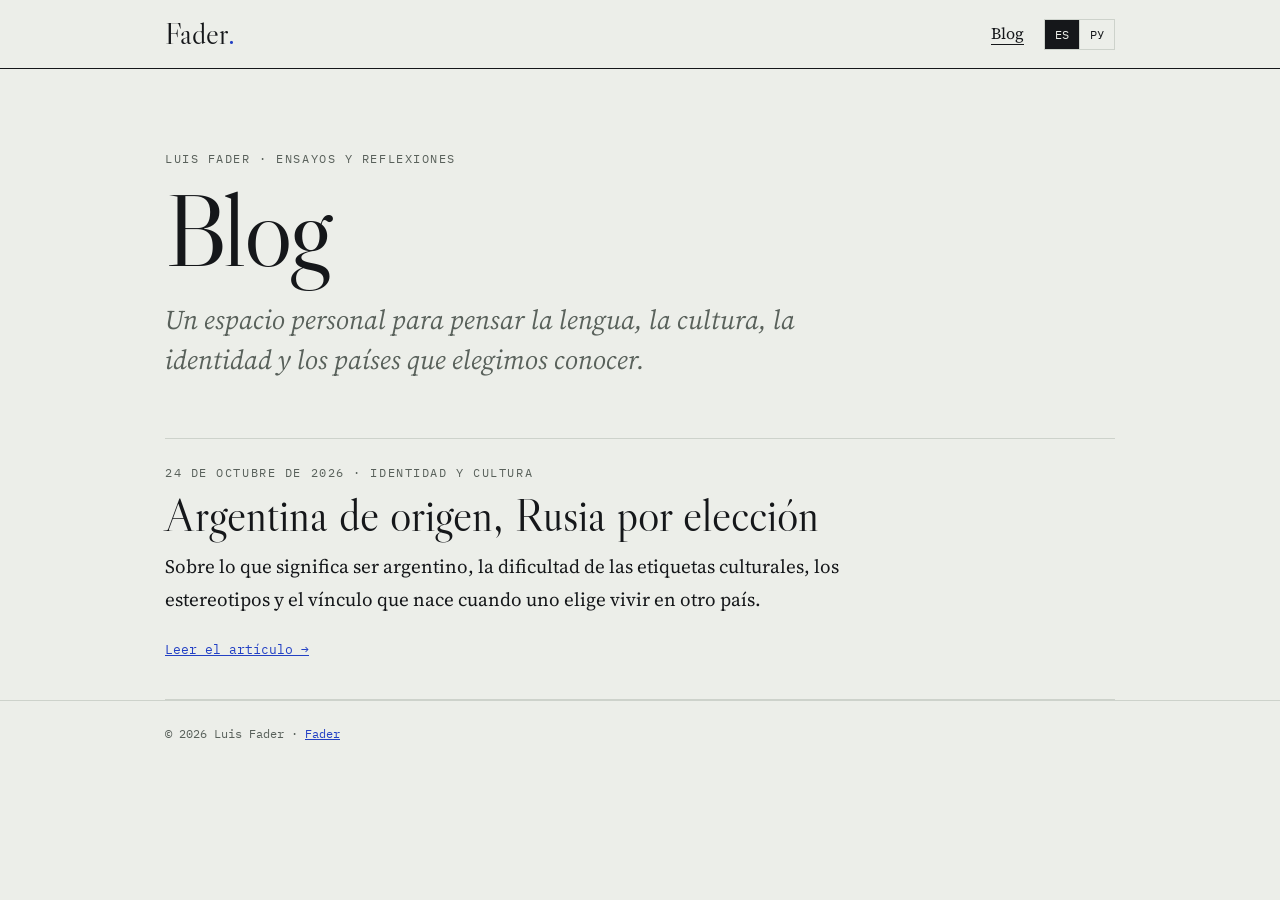
<file: blog/index.html>
<!doctype html><html lang="es"><head><meta charset="utf-8"><meta name="viewport" content="width=device-width, initial-scale=1"><meta name="description" content="Artículos y reflexiones personales de Luis Fader. Статьи и размышления Луиса Фадера."><title>Blog — Fader</title><link rel="stylesheet" href="style.css"></head><body><header class="bar"><div class="wrap"><a class="brand" href="../">Fader<em>.</em></a><nav class="links"><a href="./" data-href-lang="./" aria-current="page"><span data-text-lang="es">Blog</span><span data-text-lang="ru" hidden>Блог</span></a><div class="switch" role="group" aria-label="Idioma / Язык"><button data-lang-switch="es" type="button" aria-pressed="true">ES</button><button data-lang-switch="ru" type="button" aria-pressed="false">РУ</button></div></nav></div></header>
<main class="wrap">
<section class="hero" data-text-lang="es"><div class="eyebrow">Luis Fader · Ensayos y reflexiones</div><h1 data-title-lang="es">Blog</h1><p class="deck">Un espacio personal para pensar la lengua, la cultura, la identidad y los países que elegimos conocer.</p></section>
<section class="hero" data-text-lang="ru" hidden><div class="eyebrow">Луис Фадер · Статьи и размышления</div><h1 data-title-lang="ru">Блог</h1><p class="deck">Личное пространство для разговора о языке, культуре, самоопределении и странах, которые мы открываем для себя.</p></section>
<section class="entry" data-text-lang="es"><div class="eyebrow">24 de octubre de 2026 · Identidad y cultura</div><h2><a href="entre-argentina-y-rusia.html?lang=es">Argentina de origen, Rusia por elección</a></h2><p>Sobre lo que significa ser argentino, la dificultad de las etiquetas culturales, los estereotipos y el vínculo que nace cuando uno elige vivir en otro país.</p><a class="read" href="entre-argentina-y-rusia.html?lang=es">Leer el artículo →</a></section>
<section class="entry" data-text-lang="ru" hidden><div class="eyebrow">24 октября 2026 · Идентичность и культура</div><h2><a href="entre-argentina-y-rusia.html?lang=ru">Аргентина по происхождению, Россия по выбору</a></h2><p>О том, что значит быть аргентинцем, почему культурные ярлыки не всегда подходят человеку и как возникает связь со страной, которую выбираешь для жизни.</p><a class="read" href="entre-argentina-y-rusia.html?lang=ru">Читать статью →</a></section>
</main><footer class="footer"><div class="wrap">© 2026 Luis Fader · <a href="../">Fader</a></div></footer><script>
(function(){
  const params=new URLSearchParams(location.search);
  let lang=params.get('lang')==='ru'?'ru':'es';
  function switchTo(next){
    lang=next;document.documentElement.lang=lang;
    document.querySelectorAll('[data-text-lang]').forEach(el=>el.hidden=el.dataset.textLang!==lang);
    document.querySelectorAll('[data-lang-switch]').forEach(el=>el.setAttribute('aria-pressed',String(el.dataset.langSwitch===lang)));
    document.querySelectorAll('[data-href-lang]').forEach(el=>{el.href=el.dataset.hrefLang+'?lang='+lang});
    document.title=(document.querySelector('[data-title-lang="'+lang+'"]')?.textContent||'Blog')+' — Fader';
    history.replaceState(null,'',location.pathname+'?lang='+lang);
  }
  document.querySelectorAll('[data-lang-switch]').forEach(b=>b.addEventListener('click',()=>switchTo(b.dataset.langSwitch)));
  switchTo(lang);
})();
</script></body></html>
</file>
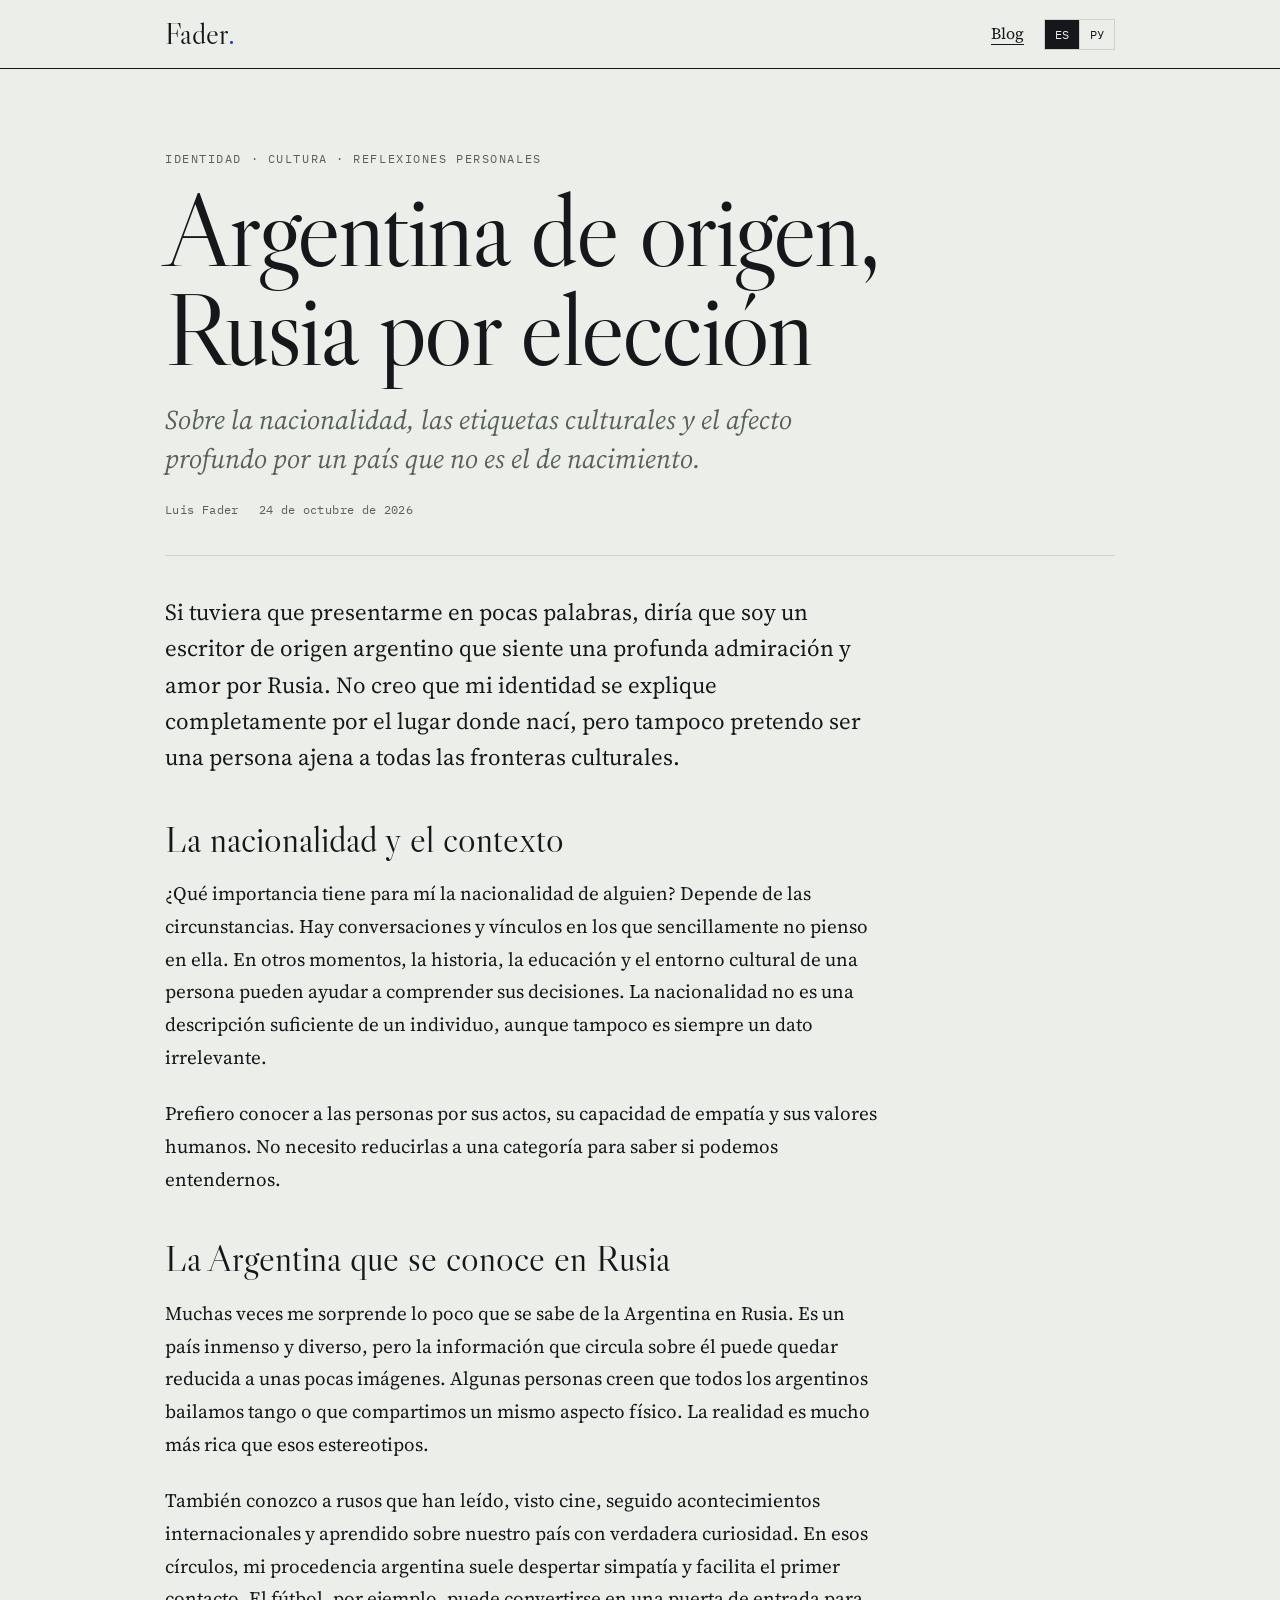
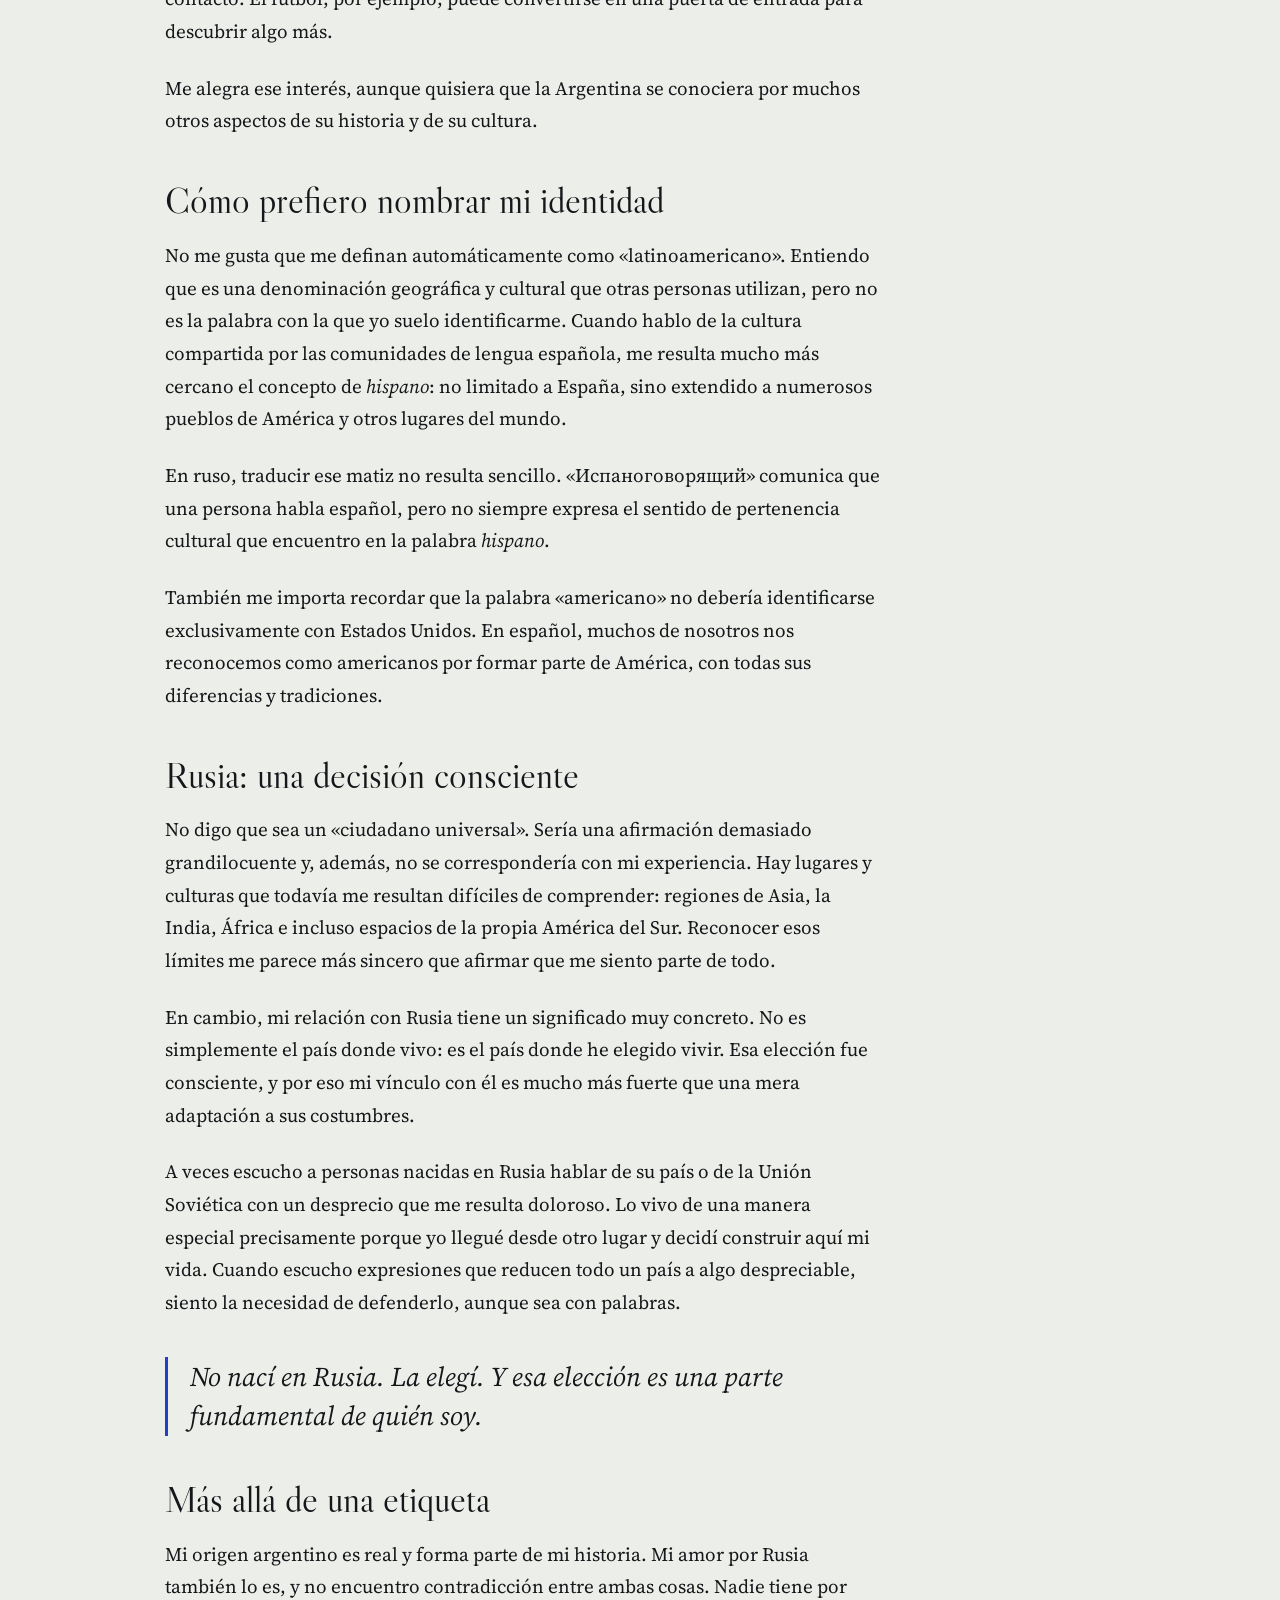
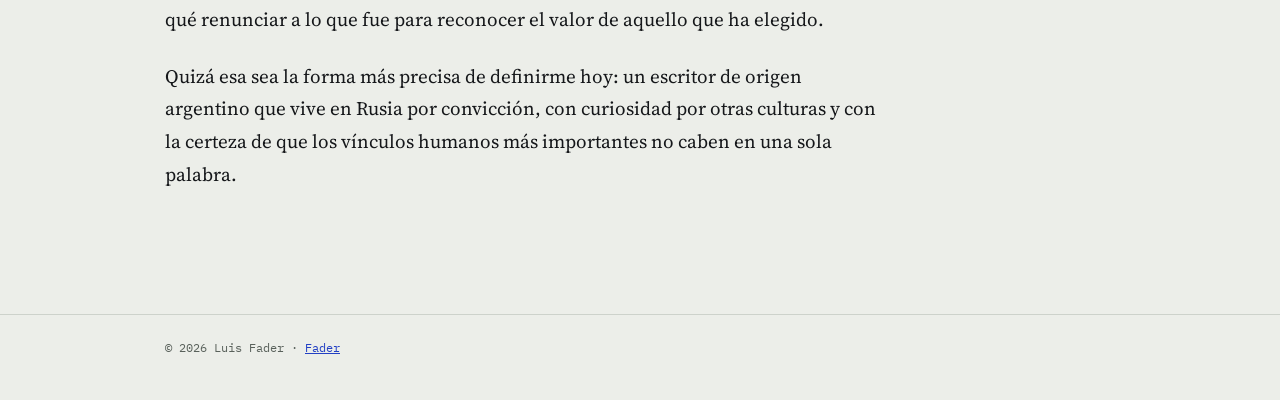
<file: blog/entre-argentina-y-rusia.html>
<!doctype html><html lang="es"><head><meta charset="utf-8"><meta name="viewport" content="width=device-width, initial-scale=1"><meta name="description" content="Luis Fader reflexiona sobre su origen argentino, la identidad cultural y su decisión de vivir en Rusia."><title>Argentina de origen, Rusia por elección — Fader</title><link rel="stylesheet" href="style.css"></head><body><header class="bar"><div class="wrap"><a class="brand" href="../">Fader<em>.</em></a><nav class="links"><a href="./" data-href-lang="./" aria-current="page"><span data-text-lang="es">Blog</span><span data-text-lang="ru" hidden>Блог</span></a><div class="switch" role="group" aria-label="Idioma / Язык"><button data-lang-switch="es" type="button" aria-pressed="true">ES</button><button data-lang-switch="ru" type="button" aria-pressed="false">РУ</button></div></nav></div></header>
<main class="wrap">
<article data-text-lang="es">
<header class="hero"><div class="eyebrow">Identidad · Cultura · Reflexiones personales</div><h1 data-title-lang="es">Argentina de origen, Rusia por elección</h1><p class="deck">Sobre la nacionalidad, las etiquetas culturales y el afecto profundo por un país que no es el de nacimiento.</p><div class="info"><span>Luis Fader</span><span>24 de octubre de 2026</span></div></header>
<div class="content">
<p class="intro">Si tuviera que presentarme en pocas palabras, diría que soy un escritor de origen argentino que siente una profunda admiración y amor por Rusia. No creo que mi identidad se explique completamente por el lugar donde nací, pero tampoco pretendo ser una persona ajena a todas las fronteras culturales.</p>
<h2>La nacionalidad y el contexto</h2>
<p>¿Qué importancia tiene para mí la nacionalidad de alguien? Depende de las circunstancias. Hay conversaciones y vínculos en los que sencillamente no pienso en ella. En otros momentos, la historia, la educación y el entorno cultural de una persona pueden ayudar a comprender sus decisiones. La nacionalidad no es una descripción suficiente de un individuo, aunque tampoco es siempre un dato irrelevante.</p>
<p>Prefiero conocer a las personas por sus actos, su capacidad de empatía y sus valores humanos. No necesito reducirlas a una categoría para saber si podemos entendernos.</p>
<h2>La Argentina que se conoce en Rusia</h2>
<p>Muchas veces me sorprende lo poco que se sabe de la Argentina en Rusia. Es un país inmenso y diverso, pero la información que circula sobre él puede quedar reducida a unas pocas imágenes. Algunas personas creen que todos los argentinos bailamos tango o que compartimos un mismo aspecto físico. La realidad es mucho más rica que esos estereotipos.</p>
<p>También conozco a rusos que han leído, visto cine, seguido acontecimientos internacionales y aprendido sobre nuestro país con verdadera curiosidad. En esos círculos, mi procedencia argentina suele despertar simpatía y facilita el primer contacto. El fútbol, por ejemplo, puede convertirse en una puerta de entrada para descubrir algo más.</p>
<p>Me alegra ese interés, aunque quisiera que la Argentina se conociera por muchos otros aspectos de su historia y de su cultura.</p>
<h2>Cómo prefiero nombrar mi identidad</h2>
<p>No me gusta que me definan automáticamente como «latinoamericano». Entiendo que es una denominación geográfica y cultural que otras personas utilizan, pero no es la palabra con la que yo suelo identificarme. Cuando hablo de la cultura compartida por las comunidades de lengua española, me resulta mucho más cercano el concepto de <em>hispano</em>: no limitado a España, sino extendido a numerosos pueblos de América y otros lugares del mundo.</p>
<p>En ruso, traducir ese matiz no resulta sencillo. «Испаноговорящий» comunica que una persona habla español, pero no siempre expresa el sentido de pertenencia cultural que encuentro en la palabra <em>hispano</em>.</p>
<p>También me importa recordar que la palabra «americano» no debería identificarse exclusivamente con Estados Unidos. En español, muchos de nosotros nos reconocemos como americanos por formar parte de América, con todas sus diferencias y tradiciones.</p>
<h2>Rusia: una decisión consciente</h2>
<p>No digo que sea un «ciudadano universal». Sería una afirmación demasiado grandilocuente y, además, no se correspondería con mi experiencia. Hay lugares y culturas que todavía me resultan difíciles de comprender: regiones de Asia, la India, África e incluso espacios de la propia América del Sur. Reconocer esos límites me parece más sincero que afirmar que me siento parte de todo.</p>
<p>En cambio, mi relación con Rusia tiene un significado muy concreto. No es simplemente el país donde vivo: es el país donde he elegido vivir. Esa elección fue consciente, y por eso mi vínculo con él es mucho más fuerte que una mera adaptación a sus costumbres.</p>
<p>A veces escucho a personas nacidas en Rusia hablar de su país o de la Unión Soviética con un desprecio que me resulta doloroso. Lo vivo de una manera especial precisamente porque yo llegué desde otro lugar y decidí construir aquí mi vida. Cuando escucho expresiones que reducen todo un país a algo despreciable, siento la necesidad de defenderlo, aunque sea con palabras.</p>
<blockquote>No nací en Rusia. La elegí. Y esa elección es una parte fundamental de quién soy.</blockquote>
<h2>Más allá de una etiqueta</h2>
<p>Mi origen argentino es real y forma parte de mi historia. Mi amor por Rusia también lo es, y no encuentro contradicción entre ambas cosas. Nadie tiene por qué renunciar a lo que fue para reconocer el valor de aquello que ha elegido.</p>
<p>Quizá esa sea la forma más precisa de definirme hoy: un escritor de origen argentino que vive en Rusia por convicción, con curiosidad por otras culturas y con la certeza de que los vínculos humanos más importantes no caben en una sola palabra.</p>
</div></article>
<article data-text-lang="ru" hidden>
<header class="hero"><div class="eyebrow">Идентичность · Культура · Личные размышления</div><h1 data-title-lang="ru">Аргентина по происхождению, Россия по выбору</h1><p class="deck">О национальности, культурных определениях и глубокой любви к стране, в которой ты не родился.</p><div class="info"><span>Луис Фадер (Luis Fader)</span><span>24 октября 2026 года</span></div></header>
<div class="content">
<p class="intro">Если бы мне нужно было кратко рассказать о себе, я бы сказал так: я писатель аргентинского происхождения, который испытывает глубокое восхищение Россией и любовь к ней. Я не думаю, что человека можно полностью определить по месту его рождения. Но и называть себя человеком вне всех культурных границ было бы неправильно.</p>
<h2>Национальность и обстоятельства</h2>
<p>Насколько важна для меня национальность человека? Всё зависит от контекста. Бывают ситуации, когда я вообще о ней не задумываюсь. В других случаях история, воспитание и культурная среда человека помогают понять его поступки. Национальность не объясняет личность целиком, хотя и не всегда бывает несущественной.</p>
<p>Мне важнее поступки людей, способность к эмпатии и человеческие ценности. Чтобы понять, близок ли мне человек, необязательно сначала относить его к какой-либо категории.</p>
<h2>Что в России знают об Аргентине</h2>
<p>Меня нередко удивляет, насколько мало в России знают об Аргентине. Это огромная и разнообразная страна, однако представления о ней порой ограничиваются несколькими привычными образами. Некоторые уверены, что все аргентинцы умеют танцевать танго или что у всех нас должна быть одинаковая внешность. Настоящая Аргентина гораздо сложнее и интереснее.</p>
<p>Но я встречаю и людей, которые читают, интересуются миром, смотрят фильмы и знают о моей родине намного больше. В такой среде моё аргентинское происхождение зачастую вызывает искреннюю симпатию и помогает установить контакт. Иногда первым шагом к знакомству с Аргентиной становится футбол.</p>
<p>Мне приятно видеть этот интерес, хотя хотелось бы, чтобы нашу страну знали не только по спортивным достижениям или распространённым стереотипам.</p>
<h2>Как я сам определяю свою культуру</h2>
<p>Мне не нравится, когда меня автоматически называют «латиноамериканцем». Я понимаю, что такой географический и культурный термин существует и другие люди им пользуются, но лично для меня это не главное слово для самоопределения. Гораздо ближе мне испанское понятие <em>hispano</em> — принадлежность к широкому испаноязычному культурному пространству, которое не ограничивается Испанией и включает множество сообществ Америки и других регионов.</p>
<p>В русском языке этот оттенок трудно передать. Слово «испаноговорящий» сообщает о языке, но не всегда выражает ту культурную общность, которую я вкладываю в слово <em>hispano</em>.</p>
<p>Не менее важно для меня и понятие «американец». Я не считаю правильным сводить его исключительно к жителям США: в испанском языке мы тоже называем себя американцами, поскольку принадлежим к Америке во всём её многообразии.</p>
<h2>Россия как сознательный выбор</h2>
<p>Я не стал бы называть себя «универсальным человеком». Это звучало бы слишком пафосно и не соответствовало действительности. Некоторые культуры для меня до сих пор остаются загадкой: разные регионы Азии, Индия, Африка и даже отдельные части Южной Америки. Признать это честнее, чем утверждать, будто я одинаково чувствую себя своим повсюду.</p>
<p>С Россией всё иначе. Для меня она не просто страна проживания. Это страна, в которой я сознательно решил жить. И потому мои чувства к ней значительно сильнее обычной привязанности, которая появляется со временем.</p>
<p>Иногда я слышу, как люди, родившиеся в России, с пренебрежением говорят о собственной стране или о Советском Союзе. Мне это неприятно, порой даже больно. Я приехал из другой части света и сам выбрал жизнь здесь. Поэтому, когда целую страну описывают с презрением, мне хочется её защищать — хотя бы словами.</p>
<blockquote>Я не родился в России. Я выбрал её. И этот выбор стал важной частью моей личности.</blockquote>
<h2>Больше, чем национальная принадлежность</h2>
<p>Моё аргентинское происхождение — реальная часть моей биографии. Любовь к России — тоже. Я не вижу между ними противоречия. Чтобы ценить страну, которую выбрал, не нужно отказываться от собственной истории.</p>
<p>Пожалуй, сегодня я могу определить себя так: писатель аргентинского происхождения, который живёт в России по убеждению, с интересом относится к другим культурам и понимает, что самые важные человеческие связи не помещаются в одну национальную характеристику.</p>
</div></article>
</main><footer class="footer"><div class="wrap">© 2026 Luis Fader · <a href="../">Fader</a></div></footer><script>
(function(){
  const params=new URLSearchParams(location.search);
  let lang=params.get('lang')==='ru'?'ru':'es';
  function switchTo(next){
    lang=next;document.documentElement.lang=lang;
    document.querySelectorAll('[data-text-lang]').forEach(el=>el.hidden=el.dataset.textLang!==lang);
    document.querySelectorAll('[data-lang-switch]').forEach(el=>el.setAttribute('aria-pressed',String(el.dataset.langSwitch===lang)));
    document.querySelectorAll('[data-href-lang]').forEach(el=>{el.href=el.dataset.hrefLang+'?lang='+lang});
    document.title=(document.querySelector('[data-title-lang="'+lang+'"]')?.textContent||'Blog')+' — Fader';
    history.replaceState(null,'',location.pathname+'?lang='+lang);
  }
  document.querySelectorAll('[data-lang-switch]').forEach(b=>b.addEventListener('click',()=>switchTo(b.dataset.langSwitch)));
  switchTo(lang);
})();
</script></body></html>
</file>
<file: blog/style.css>
@import url('https://fonts.googleapis.com/css2?family=Libre+Caslon+Display&family=Source+Serif+4:ital,wght@0,400;0,600;1,400&family=IBM+Plex+Mono:wght@400;500&display=swap');
:root{color-scheme:light;--paper:#eceee9;--page:#f8f9f6;--ink:#15171a;--soft:#59615b;--line:#cdd2cb;--accent:#2340c4;--display:"Libre Caslon Display",Georgia,serif;--serif:"Source Serif 4",Georgia,serif;--mono:"IBM Plex Mono",monospace}
@media(prefers-color-scheme:dark){:root{color-scheme:dark;--paper:#111312;--page:#191c1a;--ink:#e8ebe6;--soft:#9aa39c;--line:#333a34;--accent:#a5b4ff}}
*{box-sizing:border-box}html{scroll-behavior:smooth}body{margin:0;background:var(--paper);color:var(--ink);font:19px/1.72 var(--serif);-webkit-font-smoothing:antialiased}a{color:var(--accent)}a:focus-visible,button:focus-visible{outline:2px solid var(--accent);outline-offset:4px}
.wrap{width:min(100% - 38px,950px);margin-inline:auto}.bar{border-bottom:1px solid var(--ink);position:sticky;top:0;background:var(--paper);z-index:5}.bar .wrap{min-height:68px;display:flex;gap:18px;align-items:center;justify-content:space-between;flex-wrap:wrap;padding-block:10px}.brand{font:30px/1 var(--display);text-decoration:none;color:var(--ink)}.brand em{font-style:normal;color:var(--accent)}.links{display:flex;gap:20px;align-items:center}.links>a{text-decoration:none;color:var(--ink);font-size:16px}.links>a[aria-current]{text-decoration:underline;text-underline-offset:5px}.switch{display:flex;border:1px solid var(--line)}.switch button{border:0;background:transparent;color:var(--ink);font:12px var(--mono);padding:7px 10px;cursor:pointer}.switch button+button{border-left:1px solid var(--line)}.switch button[aria-pressed=true]{background:var(--ink);color:var(--paper)}
.eyebrow{font:12px var(--mono);text-transform:uppercase;letter-spacing:.13em;color:var(--soft)}.hero{padding:82px 0 36px;border-bottom:1px solid var(--line)}.hero h1{font:clamp(48px,8vw,104px)/.97 var(--display);letter-spacing:-.025em;margin:15px 0 20px;max-width:900px}.deck{font:italic clamp(21px,2.5vw,27px)/1.47 var(--serif);color:var(--soft);max-width:690px;margin:0 0 22px}.info{display:flex;gap:20px;flex-wrap:wrap;font:12px/1.5 var(--mono);color:var(--soft);letter-spacing:.03em}.content{width:min(100%,715px);padding:38px 0 100px}.content h2{font:37px/1.1 var(--display);margin:43px 0 18px}.content p{margin:0 0 24px}.content .intro{font-size:23px;line-height:1.58}.content blockquote{margin:38px 0;padding:0 0 0 22px;border-left:3px solid var(--accent);font:italic 27px/1.47 var(--serif)}.entry{padding:26px 0 35px;border-bottom:1px solid var(--line)}.entry h2{font:clamp(31px,4vw,45px)/1.12 var(--display);margin:10px 0}.entry h2 a{text-decoration:none;color:var(--ink)}.entry h2 a:hover{color:var(--accent)}.entry p{max-width:690px;margin:0 0 16px}.read{font:13px var(--mono)}.footer{border-top:1px solid var(--line);padding:25px 0 45px;font:12px var(--mono);color:var(--soft)}[hidden]{display:none!important}@media(max-width:610px){.hero{padding-top:55px}.bar .wrap{gap:10px}.links{gap:12px}.brand{font-size:26px}.content{padding-top:26px}.content h2{font-size:32px}}
</file>
